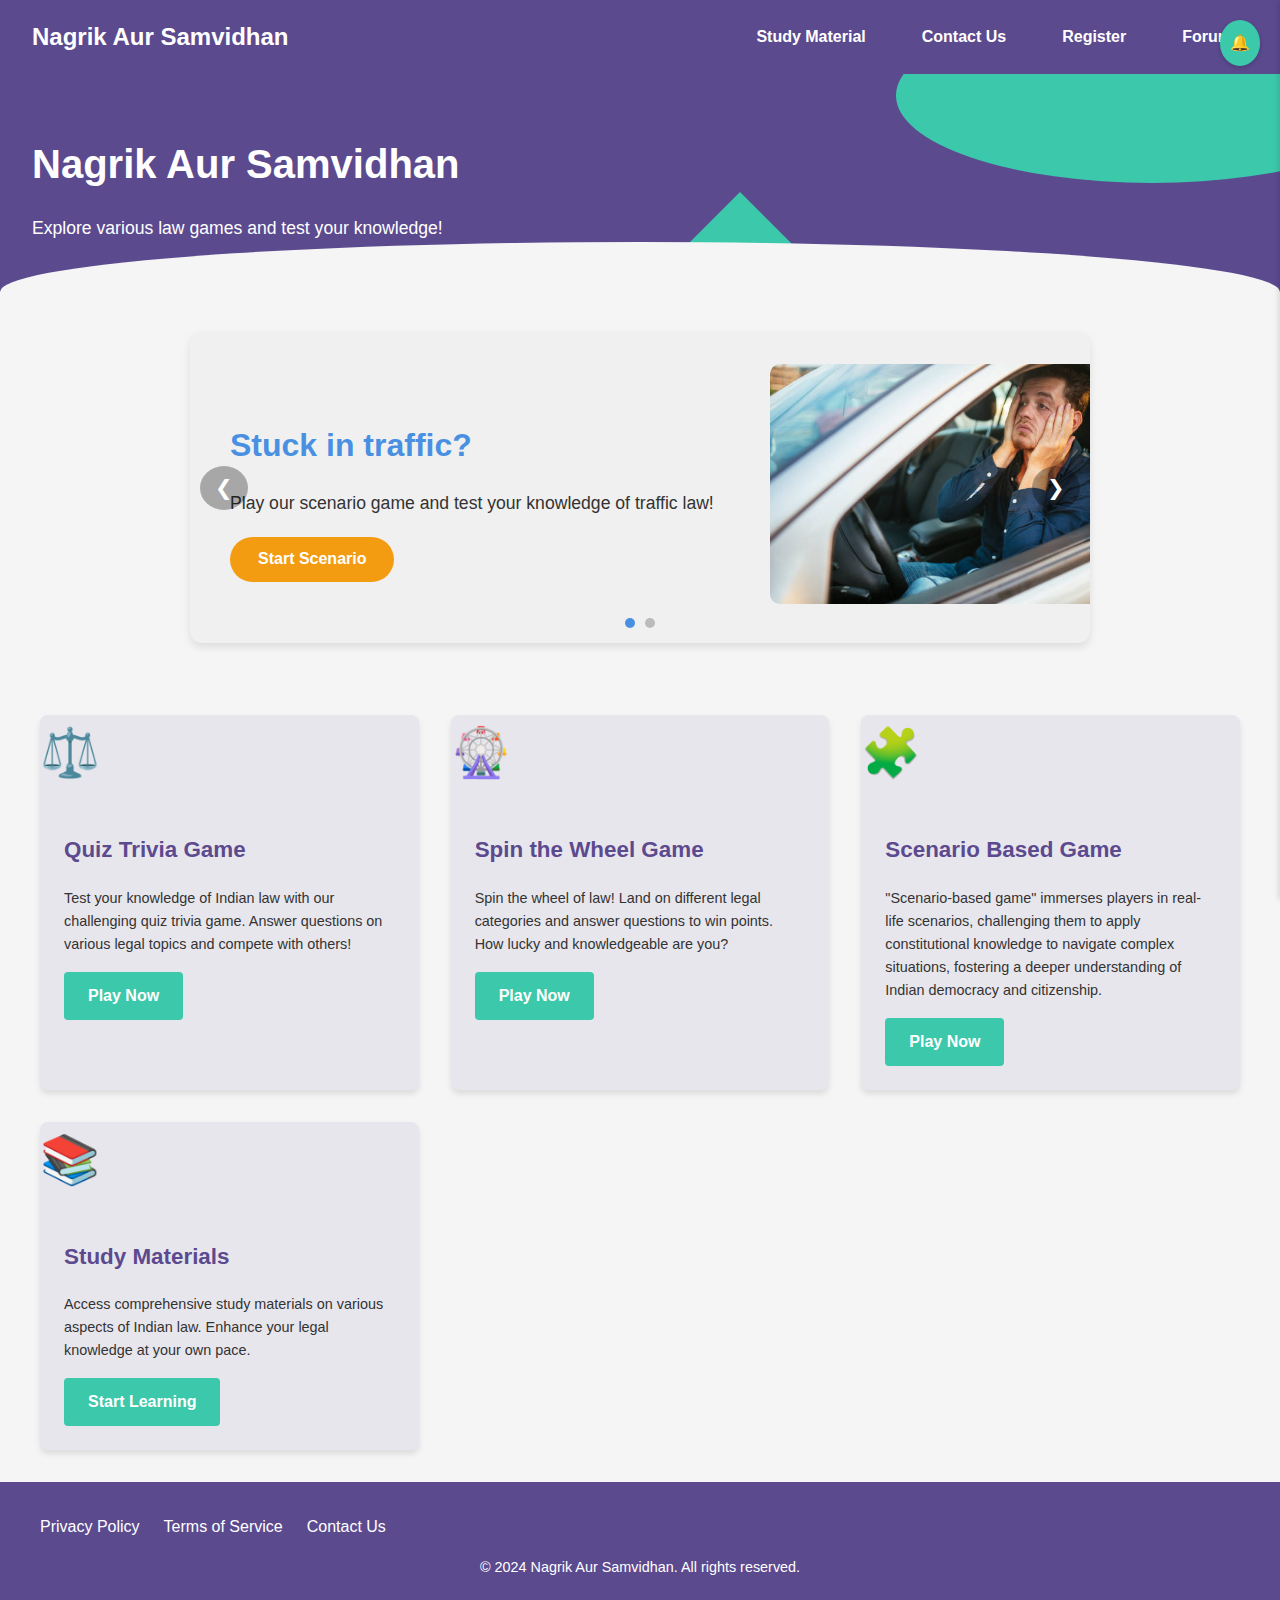
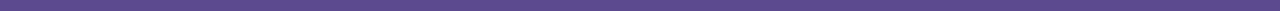
<file: prototype/index.html>
<!DOCTYPE html>
<html lang="en">
<head>
    <meta charset="UTF-8">
    <meta name="viewport" content="width=device-width, initial-scale=1.0">
    <title>Nagrik Aur Samvidhan</title>
    <style>
        :root {
            --primary-color: #5c4a8f; /* Purple */
            --secondary-color: #3cc8aa; /* Teal */
            --text-light: #ffffff;
            --text-dark: #333333;
            --background-light: #f5f5f5;
            --card-background: #e8e6ed;
            --highlight-card: #b19cd9;
        }
        body, html {
            margin: 0;
            padding: 0;
            font-family: 'Arial', sans-serif;
            line-height: 1.6;
            color: var(--text-dark);
            background-color: var(--background-light);
        }
        
        .header {
            background-color: var(--primary-color);
            color: var(--text-light);
            padding: 2rem;
            position: relative;
            overflow: hidden;
            margin-top: 0;
        }
        .header h1 {
            font-size: 2.5rem;
            margin-bottom: 0.5rem;
        }
        .header p {
            font-size: 1.1rem;
            max-width: 600px;
        }
        .background-shapes {
            position: absolute;
            right: 0;
            bottom: 0;
            width: 100%;
            height: 100%;
            overflow: hidden;
        }
        .circle {
            position: absolute;
            right: -10%;
            top: -30%;
            width: 40%;
            height: 80%;
            background-color: var(--secondary-color);
            border-radius: 50%;
        }
        .triangle {
            position: absolute;
            bottom: 0;
            left: 50%;
            width: 0;
            height: 0;
            border-left: 100px solid transparent;
            border-right: 100px solid transparent;
            border-bottom: 100px solid var(--secondary-color);
        }
        .wave {
            position: absolute;
            bottom: -50px;
            left: 0;
            width: 100%;
            height: 100px;
            background-color: var(--background-light);
            border-radius: 100% 100% 0 0;
        }
        .container {
            max-width: 1200px;
            margin: 0 auto;
            padding: 2rem;
        }
        .games-grid {
            display: grid;
            grid-template-columns: repeat(auto-fit, minmax(300px, 1fr));
            gap: 2rem;
        }
        .game-card {
            background-color: var(--card-background);
            border-radius: 8px;
            overflow: hidden;
            box-shadow: 0 4px 6px rgba(0, 0, 0, 0.1);
            transition: transform 0.3s ease, box-shadow 0.3s ease;
        }
        .game-card:hover {
            transform: translateY(-5px);
            box-shadow: 0 6px 12px rgba(0, 0, 0, 0.15);
        }
        .game-info {
            padding: 1.5rem;
        }
        .game-title {
            font-size: 1.4rem;
            margin-top: 0;
            color: var(--primary-color);
        }
        .game-description {
            font-size: 0.9rem;
            margin-bottom: 1rem;
        }
        .play-button {
            display: inline-block;
            background-color: var(--secondary-color);
            color: var(--text-light);
            padding: 0.7rem 1.5rem;
            text-decoration: none;
            border-radius: 4px;
            transition: background-color 0.3s ease;
            font-weight: bold;
        }
        .play-button:hover {
            background-color: #45a049;
        }
        .game-icon {
            font-size: 3rem;
            margin-bottom: 1rem;
            color: var(--secondary-color);
        }
        .notification-icon {
            position: fixed;
            top: 20px;
            right: 20px;
            cursor: pointer;
            background-color: var(--secondary-color);
            border-radius: 50%;
            padding: 10px;
            box-shadow: 0 2px 5px rgba(0,0,0,0.2);
        }
        .notification-icon svg {
            width: 24px;
            height: 24px;
            fill: none;
            stroke: currentColor;
            stroke-width: 2;
            stroke-linecap: round;
            stroke-linejoin: round;
        }
        .notification-sidebar {
            position: fixed;
            top: 0;
            right: -300px;
            width: 300px;
            height: 100%;
            background-color: var(--card-background);
            transition: right 0.3s ease;
            box-shadow: -2px 0 5px rgba(0,0,0,0.1);
        }
        .notification-sidebar.open {
            right: 0;
        }
        .notification-header {
            display: flex;
            justify-content: space-between;
            align-items: center;
            background-color: var(--primary-color);
            color: var(--text-light);
            padding: 1rem;
            font-size: 1.2rem;
            font-weight: bold;
        }
        .close-button {
            background: none;
            border: none;
            color: var(--text-light);
            font-size: 1.5rem;
            cursor: pointer;
        }
        .notification-content {
            padding: 1rem;
        }
        .notification-item {
            margin-bottom: 1rem;
            padding-bottom: 1rem;
            border-bottom: 1px solid #ddd;
        }
        .notification-item h3 {
            margin-top: 0;
            color: var(--primary-color);
        }
        /* Add these new styles for the slider */
        .slider-wrapper {
            max-width: 900px; /* Increased max-width */
            margin: 2.5rem auto; /* Slightly increased margin */
            position: relative;
            overflow: hidden;
            background-color: #f0f0f0;
            border-radius: 12px; /* Slightly increased border radius */
            box-shadow: 0 4px 8px rgba(0, 0, 0, 0.1); /* Slightly increased shadow */
        }

        .slider-container {
            display: flex;
            transition: transform 0.5s ease-in-out;
        }

        .slide {
            flex: 0 0 100%;
            width: 100%;
            display: flex;
            align-items: center;
            justify-content: space-between;
            padding: 2rem 2.5rem; /* Increased padding */
        }

        .slide-content {
            flex: 1;
            max-width: 55%; /* Adjusted text area */
        }

        .slide-image {
            flex: 0 0 40%; /* Increased image area */
            text-align: right;
        }

        .slide-image img {
            max-width: 100%;
            height: auto;
            border-radius: 10px; /* Increased image border radius */
        }

        .slide h2 {
            font-size: 2rem; /* Increased font size */
            color: #4a90e2;
            margin-bottom: 0.75rem;
        }

        .slide p {
            font-size: 1.1rem; /* Increased font size */
            color: #333;
            margin-bottom: 1.25rem;
        }

        .slide-button {
            display: inline-block;
            padding: 0.6rem 1.75rem; /* Increased padding */
            background-color: #f39c12;
            color: white;
            text-decoration: none;
            border-radius: 25px;
            font-weight: bold;
            transition: background-color 0.3s ease;
            font-size: 1rem; /* Increased font size */
        }

        .slide-button:hover {
            background-color: #e67e22;
        }

        .prev-btn, .next-btn {
            position: absolute;
            top: 50%;
            transform: translateY(-50%);
            background-color: rgba(0, 0, 0, 0.3);
            color: white;
            border: none;
            padding: 10px 15px; /* Increased padding */
            cursor: pointer;
            font-size: 1.3rem; /* Increased font size */
            border-radius: 50%;
        }

        .prev-btn {
            left: 10px;
        }

        .next-btn {
            right: 10px;
        }

        .slider-dots {
            position: absolute;
            bottom: 15px;
            left: 50%;
            transform: translateX(-50%);
            display: flex;
            gap: 10px;
        }

        .dot {
            width: 10px;
            height: 10px;
            background-color: #bbb;
            border-radius: 50%;
            cursor: pointer;
        }

        .dot.active {
            background-color: #4a90e2;
        }

        /* Footer styles */
        .footer {
            background-color: var(--primary-color);
            color: var(--text-light);
            padding: 2rem;
            text-align: center;
        }
        .footer-content {
            max-width: 1200px;
            margin: 0 auto;
            display: flex;
            justify-content: space-between;
            align-items: center;
            flex-wrap: wrap;
        }
        .footer-links {
            display: flex;
            gap: 1.5rem;
        }
        .footer-links a {
            color: var(--text-light);
            text-decoration: none;
            transition: color 0.3s ease;
        }
        .footer-links a:hover {
            color: var(--secondary-color);
        }
        .footer-copyright {
            margin-top: 1rem;
            font-size: 0.9rem;
        }

        /* Navbar styles */
        .navbar {
            background-color: var(--primary-color);
            padding: 1rem 2rem;
            display: flex;
            justify-content: space-between;
            align-items: center;
            box-shadow: 0 2px 4px rgba(0, 0, 0, 0.1);
        }

        .navbar-logo {
            color: var(--text-light);
            font-size: 1.5rem;
            font-weight: bold;
            text-decoration: none;
        }

        .navbar-links {
            display: flex;
            gap: 1.5rem;
        }

        .navbar-links a {
            color: var(--text-light);
            text-decoration: none;
            font-weight: bold;
            transition: all 0.3s ease;
            padding: 0.5rem 1rem;
            border-radius: 4px;
        }

        .navbar-links a:hover {
            background-color: var(--secondary-color);
            color: var(--primary-color);
        }
    </style>
</head>
<body>
    <!-- Navbar above the header -->
    <nav class="navbar">
        <a href="index.html" class="navbar-logo"> Nagrik Aur Samvidhan</a>
        <div class="navbar-links">
            <a href="study2.html">Study Material</a>
            <a href="conatact.html">Contact Us</a>
            <a href="register.html">Register</a>
            <a href="forum.html">Forum</a>
        </div>
    </nav>

    <header class="header">
        <h1> Nagrik Aur Samvidhan</h1>
        <p>Explore various law games and test your knowledge!</p>
        <div class="background-shapes">
            <div class="circle"></div>
            <div class="triangle"></div>
            <div class="wave"></div>
        </div>
    </header>

    <!-- Slider starts immediately after the header -->
    <div class="slider-wrapper">
        <div class="slider-container">
            <div class="slide">
                <div class="slide-content">
                    <h2>Stuck in traffic?</h2>
                    <p>Play our scenario game and test your knowledge of traffic law!</p>
                    <a href="scenario.html" class="slide-button">Start Scenario</a>
                </div>
                <div class="slide-image">
                    <img src="stuckTraffc.jpg" alt="Traffic Scenario">
                </div>
            </div>
            <div class="slide">
                <div class="slide-content">
                    <h2>Know about your rights?</h2>
                    <p>Test your constitution knowledge!</p>
                    <a href="second.html" class="slide-button">Take the Test</a>
                </div>
                <div class="slide-image">
                    <img src="constitutionalQuiz.jpg" alt="Constitution Knowledge">
                </div>
            </div>
        </div>
        <button class="prev-btn">&#10094;</button>
        <button class="next-btn">&#10095;</button>
        <div class="slider-dots">
            <span class="dot active"></span>
            <span class="dot"></span>
        </div>
    </div>

    <main class="container">
        <div class="games-grid">
            <div class="game-card">
                <div class="game-icon">⚖️</div>
                <div class="game-info">
                    <h2 class="game-title">Quiz Trivia Game</h2>
                    <p class="game-description">Test your knowledge of Indian law with our challenging quiz trivia game. Answer questions on various legal topics and compete with others!</p>
                    <a href="second.html" class="play-button">Play Now</a>
                </div>
            </div>
            <div class="game-card">
                <div class="game-icon">🎡</div>
                <div class="game-info">
                    <h2 class="game-title">Spin the Wheel Game</h2>
                    <p class="game-description">Spin the wheel of law! Land on different legal categories and answer questions to win points. How lucky and knowledgeable are you?</p>
                    <a href="spin-wheel.html" class="play-button">Play Now</a>
                </div>
            </div>
            <div class="game-card">
                <div class="game-icon">🧩</div>
                <div class="game-info">
                    <h2 class="game-title">Scenario Based Game</h2>
                    <p class="game-description">"Scenario-based game" immerses players in real-life scenarios, challenging them to apply constitutional knowledge to navigate complex situations, fostering a deeper understanding of Indian democracy and citizenship.</p>
                    <a href="scenario.html" class="play-button">Play Now</a>
                </div>
            </div>
            <div class="game-card">
                <div class="game-icon">📚</div>
                <div class="game-info">
                    <h2 class="game-title">Study Materials</h2>
                    <p class="game-description">Access comprehensive study materials on various aspects of Indian law. Enhance your legal knowledge at your own pace.</p>
                    <a href="study2.html" class="play-button">Start Learning</a>
                </div>
            </div>
        </div>
    </main>

    <div class="notification-icon" onclick="toggleNotificationSidebar()">
        🔔
    </div>

    <div class="notification-sidebar" id="notificationSidebar">
        <div class="notification-header">
            Law Updates
            <button class="close-button" onclick="closeNotificationSidebar()">×</button>
        </div>
        <div class="notification-content">
            <div class="notification-item">
                <h3>New Labor Law Amendment</h3>
                <p>The government has proposed a new amendment to the labor laws, affecting working hours and overtime pay.</p>
            </div>
            <div class="notification-item">
                <h3>Environmental Protection Act Update</h3>
                <p>Recent changes to the Environmental Protection Act introduce stricter penalties for industrial pollution.</p>
            </div>
            <div class="notification-item">
                <h3>Supreme Court Ruling on Privacy</h3>
                <p>The Supreme Court has issued a landmark ruling on digital privacy rights, impacting data protection laws.</p>
            </div>
        </div>
    </div>

    <!-- Footer -->
    <footer class="footer">
        <div class="footer-content">
            <div class="footer-links">
                <a href="privacy_policy.html">Privacy Policy</a>
                <a href="terms_of_service.html">Terms of Service</a>
                <a href="conatact.html">Contact Us</a>
            </div>
            <div class="footer-social">
                <!-- Add social media icons or links here -->
            </div>
        </div>
        <div class="footer-copyright">
            &copy; 2024 Nagrik Aur Samvidhan. All rights reserved.
        </div>
    </footer>

    <script>
        function toggleNotificationSidebar() {
            const sidebar = document.getElementById('notificationSidebar');
            sidebar.classList.toggle('open');
        }

        function closeNotificationSidebar() {
            const sidebar = document.getElementById('notificationSidebar');
            sidebar.classList.remove('open');
        }

        const slider = document.querySelector('.slider-container');
        const slides = document.querySelectorAll('.slide');
        const prevBtn = document.querySelector('.prev-btn');
        const nextBtn = document.querySelector('.next-btn');
        const dots = document.querySelectorAll('.dot');

        let currentIndex = 0;
        const slideWidth = slides[0].clientWidth;

        function goToSlide(index) {
            currentIndex = index;
            slider.style.transform = `translateX(-${currentIndex * slideWidth}px)`;
            updateDots();
        }

        function updateDots() {
            dots.forEach((dot, index) => {
                dot.classList.toggle('active', index === currentIndex);
            });
        }

        function nextSlide() {
            goToSlide((currentIndex + 1) % slides.length);
        }

        function prevSlide() {
            goToSlide((currentIndex - 1 + slides.length) % slides.length);
        }

        // Manual navigation
        prevBtn.addEventListener('click', prevSlide);
        nextBtn.addEventListener('click', nextSlide);

        // Dot navigation
        dots.forEach((dot, index) => {
            dot.addEventListener('click', () => goToSlide(index));
        });

        // Auto-slide functionality
        let slideInterval = setInterval(nextSlide, 5000); // Change slide every 5 seconds

        // Pause auto-sliding when hovering over the slider
        slider.addEventListener('mouseenter', () => {
            clearInterval(slideInterval);
        });

        // Resume auto-sliding when mouse leaves the slider
        slider.addEventListener('mouseleave', () => {
            slideInterval = setInterval(nextSlide, 5000);
        });

        // Initial update
        updateDots();
    </script>
</body>
</html>
</file>
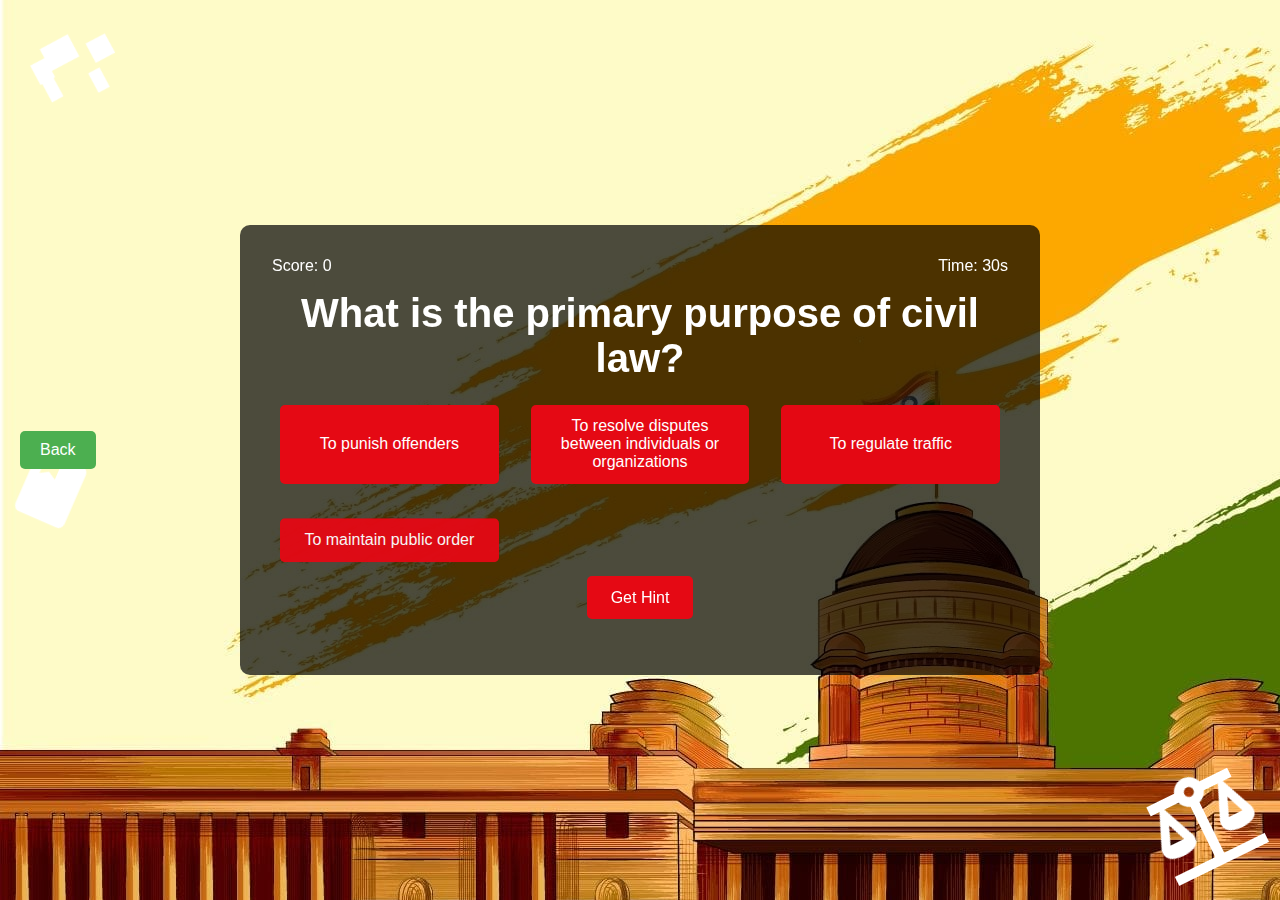
<file: prototype/civil.html>
<!DOCTYPE html>
<html lang="en">
<head>
    <meta charset="UTF-8">
    <meta name="viewport" content="width=device-width, initial-scale=1.0">
    <title>Civil Law Trivia</title>
    <script src="https://cdnjs.cloudflare.com/ajax/libs/gsap/3.11.4/gsap.min.js"></script>
    <style>
        * {
            margin: 0;
            padding: 0;
            box-sizing: border-box;
        }
        body, html {
            height: 100%;
            font-family: Arial, sans-serif;
            color: white;
            background-image: url('Indian-Polity.jpg');
            overflow: hidden;

        }
        #game-screen, #end-screen {
            position: fixed;
            top: 0;
            left: 0;
            width: 100%;
            height: 100%;
            display: flex;
            justify-content: center;
            align-items: center;
            padding: 20px;
            z-index: 10;
        }
        .content {
            background: rgba(0, 0, 0, 0.7);
            padding: 2rem;
            border-radius: 10px;
            text-align: center;
            max-width: 800px;
            width: 90%;
            position: relative;
            z-index: 1;
        }
        h1 {
            font-size: 2.5rem;
            margin-bottom: 1rem;
        }
        .btn {
            background: #e50914;
            color: white;
            border: none;
            padding: 0.8rem 1.5rem;
            font-size: 1rem;
            cursor: pointer;
            margin: 0.5rem;
            border-radius: 5px;
            transition: background-color 0.3s;
        }
        .btn:hover {
            background-color: #f40612;
        }
        .options {
            display: grid;
            grid-template-columns: repeat(auto-fit, minmax(200px, 1fr));
            gap: 1rem;
            margin-top: 1rem;
        }
        .info-bar {
            display: flex;
            justify-content: space-between;
            margin-bottom: 1rem;
        }
        #hint {
            font-style: italic;
            margin-top: 1rem;
        }
        .animation-element {
            position: absolute;
            z-index: 0;
        }
        #gavel {
            width: 100px;
            height: 100px;
            top: 20px;
            left: 20px;
        }
        #scale {
            width: 120px;
            height: 120px;
            bottom: 20px;
            right: 20px;
        }
        #book {
            width: 80px;
            height: 80px;
            top: 50%;
            left: 10px;
        }
        @media (max-width: 600px) {
            h1 {
                font-size: 1.8rem;
            }
            .btn {
                font-size: 0.9rem;
                padding: 0.6rem 1.2rem;
            }
            .animation-element {
                width: 60px;
                height: 60px;
            }
        }
        #end-screen {
            display: none; /* Initially hidden */
            background-image: url('Indian-Polity.jpg');
            background-size: cover;
            background-position: center;
        }
        #final-score {
            font-size: 2rem;
            margin-bottom: 1rem;
        }
        .end-buttons {
            display: flex;
            justify-content: center;
            gap: 1rem;
            margin-top: 1rem;
        }
        .back-container {
            z-index: 20; /* Ensure it's above the end screen */
        }
    </style>
</head>
<body>
    <div id="game-screen">
        <svg class="animation-element" id="gavel" viewBox="0 0 24 24">
            <path fill="currentColor" d="M2.81,14.12L5.64,11.29L9.35,15L6.52,17.83L2.81,14.12M17.69,8.89L13.98,5.18L17.69,1.47L21.4,5.18L17.69,8.89M3.86,9.64L9.22,4.28L13.45,8.5L8.09,13.86L3.86,9.64M20.39,15.56L16.66,11.83L18.83,9.66L22.55,13.38L20.39,15.56M10.41,20.98L6.69,17.26L8.86,15.09L12.58,18.81L10.41,20.98Z" />
        </svg>
        <svg class="animation-element" id="scale" viewBox="0 0 24 24">
            <path fill="currentColor" d="M12,3C10.73,3 9.6,3.8 9.18,5H3V7H4.95L2,14C1.53,16 3,17 5.5,17C8,17 9.56,16 9,14L6.05,7H9.17C9.5,7.85 10.15,8.5 11,8.83V20H2V22H22V20H13V8.82C13.85,8.5 14.5,7.85 14.82,7H17.95L15,14C14.53,16 16,17 18.5,17C21,17 22.56,16 22,14L19.05,7H21V5H14.83C14.4,3.8 13.27,3 12,3M12,5A1,1 0 0,1 13,6A1,1 0 0,1 12,7A1,1 0 0,1 11,6A1,1 0 0,1 12,5M5.5,10.25L7,14H4L5.5,10.25M18.5,10.25L20,14H17L18.5,10.25Z" />
        </svg>
        <svg class="animation-element" id="book" viewBox="0 0 24 24">
            <path fill="currentColor" d="M18,22A2,2 0 0,0 20,20V4C20,2.89 19.1,2 18,2H12V9L9.5,7.5L7,9V2H6A2,2 0 0,0 4,4V20A2,2 0 0,0 6,22H18Z" />
        </svg>
        <div class="content">
            <div class="info-bar">
                <div>Score: <span id="score">0</span></div>
                <div>Time: <span id="timer">30</span>s</div>
            </div>
            <h1 id="question"></h1>
            <div class="options" id="options"></div>
            <button id="hint-btn" class="btn">Get Hint</button>
            <p id="hint"></p>
        </div>
    </div>
     <!-- Back Button -->
     <div class="back-container">
        <a href="second.html" class="back-button">Back</a>
    </div>

    <div id="end-screen">
        <div class="content">
            <h1>Quiz Completed!</h1>
            <div id="final-score"></div>
            <div class="end-buttons">
                <a href="index.html" class="btn">Back to Home</a>
                <button id="play-again" class="btn">Play Again</button>
            </div>
        </div>
    </div>

    <style>
        .back-container {
            display: flex;
            justify-content: flex-start; /* Align to the left */
            position: fixed;
            top: 50%; /* Vertically center */
            left: 20px; /* Position slightly away from the left edge */
            transform: translateY(-50%); /* Adjust to ensure it's fully vertically centered */
            width: auto; /* Adjust width to content */
        }

        .back-button {
            background-color: #4CAF50;
            color: white;
            padding: 10px 20px;
            text-decoration: none;
            border-radius: 5px;
            font-size: 16px;
        }

        .back-button:hover {
            background-color: #45a049;
        }
    </style>

    <script>
        const questions = [
            {
                question: "What is the primary purpose of civil law?",
                options: ["To punish offenders", "To resolve disputes between individuals or organizations", "To regulate traffic", "To maintain public order"],
                correct: 1,
                hint: "Civil law deals with non-criminal matters between parties."
            },
            {
                question: "Which of the following is a common type of civil law case?",
                options: ["Murder", "Breach of contract", "Robbery", "Assault"],
                correct: 1,
                hint: "This type of case involves a failure to fulfill agreed-upon terms."
            },
            {
                question: "What is the term for a legal document that initiates a civil lawsuit?",
                options: ["Complaint", "Indictment", "Summons", "Writ"],
                correct: 0,
                hint: "This document outlines the plaintiff's claims against the defendant."
            },
            {
                question: "What does damages refer to in civil law?",
                options: ["Penalties for a crime", "Compensation for loss or injury", "Court fees", "Legal defenses"],
                correct: 1,
                hint: "This term is related to monetary awards in civil cases."
            },
            {
                question: "In a civil case, who has the burden of proof?",
                options: ["The defendant", "The plaintiff", "The judge", "The jury"],
                correct: 1,
                hint: "This party must prove their case by a preponderance of evidence."
            },
            {
                question: "Which legal principle allows a party to sue for damages caused by another's negligence?",
                options: ["Strict liability", "Vicarious liability", "Negligence", "Res ipsa loquitur"],
                correct: 2,
                hint: "This principle involves a failure to exercise reasonable care."
            },
            {
                question: "What is a tort?",
                options: ["A type of criminal offense", "A wrongful act leading to civil legal liability", "A contractual obligation", "A form of punishment"],
                correct: 1,
                hint: "This term refers to a civil wrong that causes harm or loss."
            },
            {
                question: "Which of the following is a defense in a civil lawsuit?",
                options: ["Self-defense", "Contributory negligence", "Insanity", "Double jeopardy"],
                correct: 1,
                hint: "This defense suggests the plaintiff's actions contributed to their own injury."
            },
            {
                question: "What is specific performance in civil law?",
                options: ["A type of punitive damage", "A court order to fulfill a contractual obligation", "A legal defense", "A method of dispute resolution"],
                correct: 1,
                hint: "This remedy requires a party to perform a specific act, usually to complete a contractual duty."
            },
            {
                question: "What type of law governs the distribution of an estate after someone's death?",
                options: ["Criminal law", "Family law", "Probate law", "Commercial law"],
                correct: 2,
                hint: "This area of law deals with wills and estate administration."
            }
        ];

        let currentQuestion = 0;
        let score = 0;
        let timeLeft = 30;
        let timer;

        const questionEl = document.getElementById('question');
        const optionsEl = document.getElementById('options');
        const scoreEl = document.getElementById('score');
        const timerEl = document.getElementById('timer');
        const hintBtn = document.getElementById('hint-btn');
        const hintEl = document.getElementById('hint');

        const gavel = document.getElementById('gavel');
        const scale = document.getElementById('scale');
        const book = document.getElementById('book');

        hintBtn.addEventListener('click', showHint);

        let totalQuestions = questions.length;

        function startGame() {
            document.getElementById('game-screen').style.display = 'flex';
            document.getElementById('end-screen').style.display = 'none';
            currentQuestion = 0;
            score = 0;
            loadQuestion();
            updateScore();
            startTimer();
            animateElements();
        }

        function endGame() {
            clearInterval(timer);
            document.getElementById('game-screen').style.display = 'none';
            document.getElementById('end-screen').style.display = 'flex';
            document.getElementById('final-score').textContent = `Your Score: ${score} / ${totalQuestions}`;
        }

        function loadQuestion() {
            const question = questions[currentQuestion];
            questionEl.textContent = question.question;
            optionsEl.innerHTML = '';
            hintEl.textContent = '';

            question.options.forEach((option, index) => {
                const button = document.createElement('button');
                button.textContent = option;
                button.classList.add('btn');
                button.addEventListener('click', () => checkAnswer(index));
                optionsEl.appendChild(button);
            });

            gsap.from(questionEl, {duration: 0.5, opacity: 0, y: -50});
            gsap.from(optionsEl.children, {duration: 0.5, opacity: 0, y: 50, stagger: 0.1});
        }

        function checkAnswer(selectedIndex) {
            const question = questions[currentQuestion];
            if (selectedIndex === question.correct) {
                score++;
                updateScore();
                gsap.to(scoreEl, {duration: 0.3, scale: 1.2, yoyo: true, repeat: 1});
            }

            currentQuestion++;
            if (currentQuestion < questions.length) {
                loadQuestion();
                resetTimer();
            } else {
                endGame();
            }
        }

        function showHint() {
            hintEl.textContent = questions[currentQuestion].hint;
            gsap.from(hintEl, {duration: 0.5, opacity: 0, y: 20});
        }

        function updateScore() {
            scoreEl.textContent = score;
        }

        function startTimer() {
            timeLeft = 30;
            timer = setInterval(() => {
                timeLeft--;
                timerEl.textContent = timeLeft;
                if (timeLeft <= 0) {
                    clearInterval(timer);
                    currentQuestion++;
                    if (currentQuestion >= questions.length) {
                        currentQuestion = 0;
                    }
                    loadQuestion();
                    resetTimer();
                }
            }, 1000);
        }

        function resetTimer() {
            clearInterval(timer);
            startTimer();
        }

        function animateElements() {
            gsap.to(gavel, {
                duration: 5,
                rotation: 360,
                x: "random(-50, 50)",
                y: "random(-50, 50)",
                repeat: -1,
                yoyo: true,
                ease: "sine.inOut"
            });

            gsap.to(scale, {
                duration: 4,
                rotation: -360,
                x: "random(-30, 30)",
                y: "random(-30, 30)",
                repeat: -1,
                yoyo: true,
                ease: "sine.inOut"
            });

            gsap.to(book, {
                duration: 6,
                rotation: 720,
                x: "random(-40, 40)",
                y: "random(-40, 40)",
                repeat: -1,
                yoyo: true,
                ease: "sine.inOut"
            });
        }

        document.getElementById('play-again').addEventListener('click', startGame);

        startGame();
    </script>
</body>
</html>
</file>
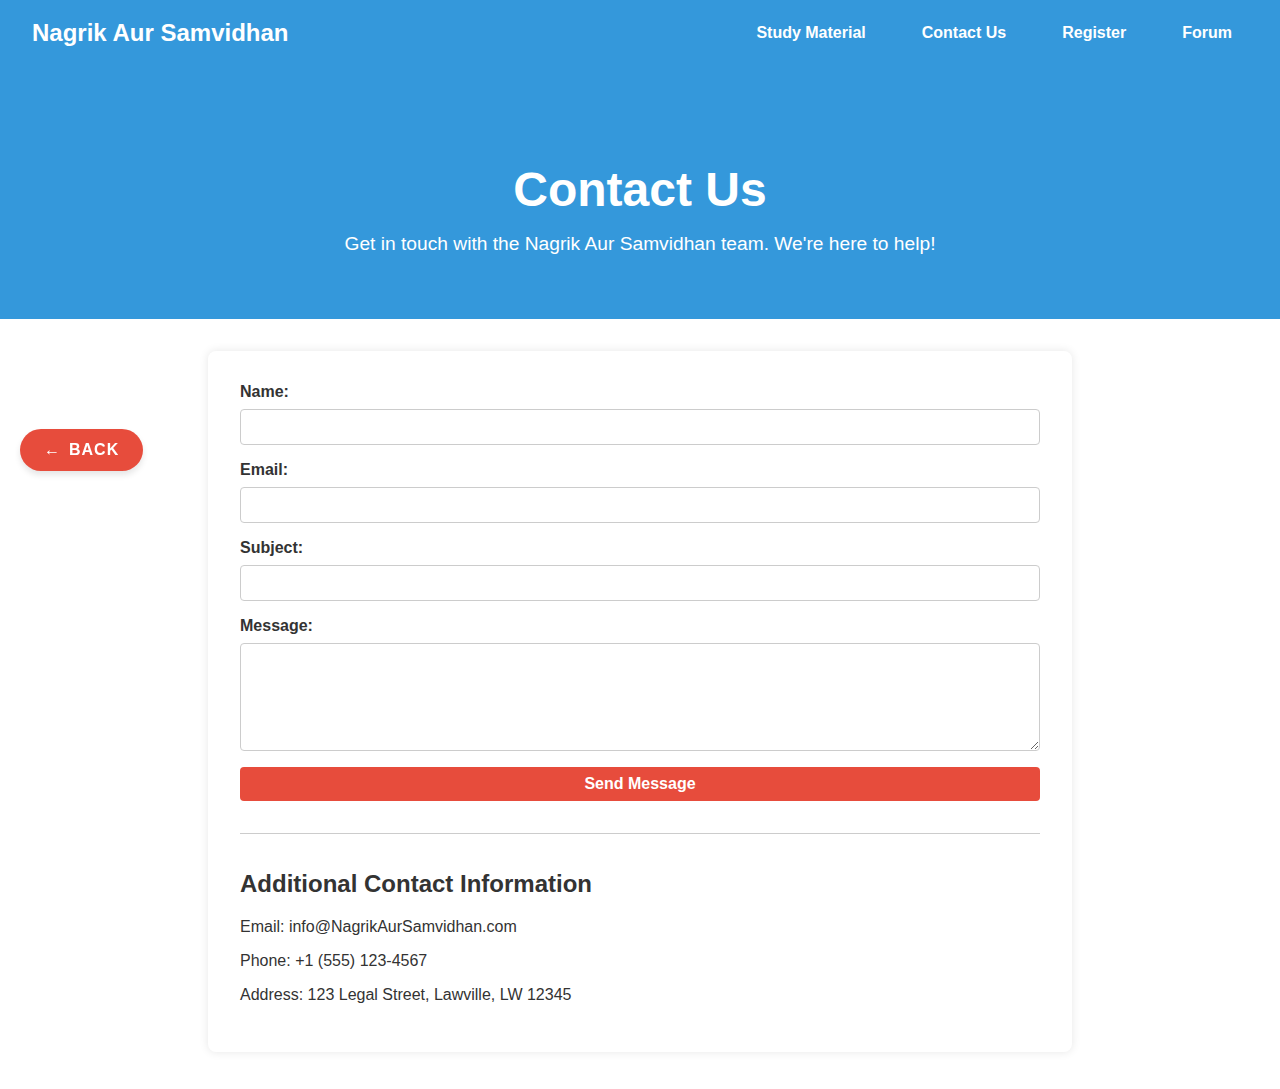
<file: prototype/conatact.html>
<!DOCTYPE html>
<html lang="en">
<head>
    <meta charset="UTF-8">
    <meta name="viewport" content="width=device-width, initial-scale=1.0">
    <title>Contact Us - Nagrik Aur Samvidhan</title>
    <style>
        :root {
            --primary-color: #3498db;
            --secondary-color: #e74c3c;
            --text-light: #ffffff;
            --text-dark: #333333;
        }

        body {
            font-family: Arial, sans-serif;
            margin: 0;
            padding: 0;
        }

        /* Navbar styles */
        .navbar {
            background-color: var(--primary-color);
            padding: 1rem 2rem;
            display: flex;
            justify-content: space-between;
            align-items: center;
            box-shadow: 0 2px 4px rgba(0, 0, 0, 0.1);
        }

        .navbar-logo {
            color: var(--text-light);
            font-size: 1.5rem;
            font-weight: bold;
            text-decoration: none;
        }

        .navbar-links {
            display: flex;
            gap: 1.5rem;
        }

        .navbar-links a {
            color: var(--text-light);
            text-decoration: none;
            font-weight: bold;
            transition: all 0.3s ease;
            padding: 0.5rem 1rem;
            border-radius: 4px;
        }

        .navbar-links a:hover {
            background-color: var(--secondary-color);
            color: var(--primary-color);
        }

        /* Header styles */
        .header {
            background-color: var(--primary-color);
            color: var(--text-light);
            text-align: center;
            padding: 4rem 2rem;
            position: relative;
            overflow: hidden;
        }

        .header h1 {
            font-size: 3rem;
            margin-bottom: 1rem;
        }

        .header p {
            font-size: 1.2rem;
            max-width: 600px;
            margin: 0 auto;
        }

        /* Contact form styles */
        .contact-container {
            max-width: 800px;
            margin: 2rem auto;
            padding: 2rem;
            background-color: white;
            border-radius: 8px;
            box-shadow: 0 0 10px rgba(0, 0, 0, 0.1);
        }

        .contact-form {
            display: grid;
            gap: 1rem;
        }

        .form-group {
            display: flex;
            flex-direction: column;
        }

        label {
            margin-bottom: 0.5rem;
            font-weight: bold;
            color: var(--text-dark);
        }

        input, textarea {
            padding: 0.5rem;
            border: 1px solid #ccc;
            border-radius: 4px;
            font-size: 1rem;
        }

        button {
            background-color: var(--secondary-color);
            color: var(--text-light);
            padding: 0.5rem 1rem;
            border: none;
            border-radius: 4px;
            cursor: pointer;
            transition: background-color 0.3s ease;
            font-size: 1rem;
            font-weight: bold;
        }

        button:hover {
            background-color: var(--primary-color);
        }

        .contact-info {
            margin-top: 2rem;
            border-top: 1px solid #ccc;
            padding-top: 1rem;
            color: var(--text-dark);
        }

        /* Add these new styles for the back button */
        .back-container {
            position: fixed;
            top: 50%;
            left: 20px;
            transform: translateY(-50%);
            z-index: 1000;
        }
        .back-button {
            display: inline-block;
            background-color: var(--secondary-color);
            color: var(--text-light);
            padding: 12px 24px;
            text-decoration: none;
            border-radius: 30px;
            font-size: 16px;
            font-weight: bold;
            text-transform: uppercase;
            letter-spacing: 1px;
            box-shadow: 0 4px 6px rgba(0, 0, 0, 0.1);
            transition: all 0.3s ease;
        }
        .back-button:hover {
            background-color: var(--primary-color);
            box-shadow: 0 6px 8px rgba(0, 0, 0, 0.15);
            transform: translateY(-2px);
        }
        .back-button::before {
            content: '←';
            margin-right: 8px;
        }
    </style>
</head>
<body>
    <nav class="navbar">
        <a href="index.html" class="navbar-logo">Nagrik Aur Samvidhan</a>
        <div class="navbar-links">
            <a href="study2.html">Study Material</a>
            <a href="contact.html">Contact Us</a>
            <a href="#">Register</a>
            <a href="#">Forum</a>
        </div>
    </nav>

    <header class="header">
        <h1>Contact Us</h1>
        <p>Get in touch with the Nagrik Aur Samvidhan team. We're here to help!</p>
    </header>

    <div class="contact-container">
        <form class="contact-form">
            <div class="form-group">
                <label for="name">Name:</label>
                <input type="text" id="name" name="name" required>
            </div>
            <div class="form-group">
                <label for="email">Email:</label>
                <input type="email" id="email" name="email" required>
            </div>
            <div class="form-group">
                <label for="subject">Subject:</label>
                <input type="text" id="subject" name="subject" required>
            </div>
            <div class="form-group">
                <label for="message">Message:</label>
                <textarea id="message" name="message" rows="5" required></textarea>
            </div>
            <button type="submit">Send Message</button>
        </form>

        <div class="contact-info">
            <h2>Additional Contact Information</h2>
            <p>Email: info@NagrikAurSamvidhan.com</p>
            <p>Phone: +1 (555) 123-4567</p>
            <p>Address: 123 Legal Street, Lawville, LW 12345</p>
        </div>
    </div>

    <!-- Add the back button here -->
    <div class="back-container">
        <a href="index.html" class="back-button">Back</a>
    </div>
</body>
</html>
</file>
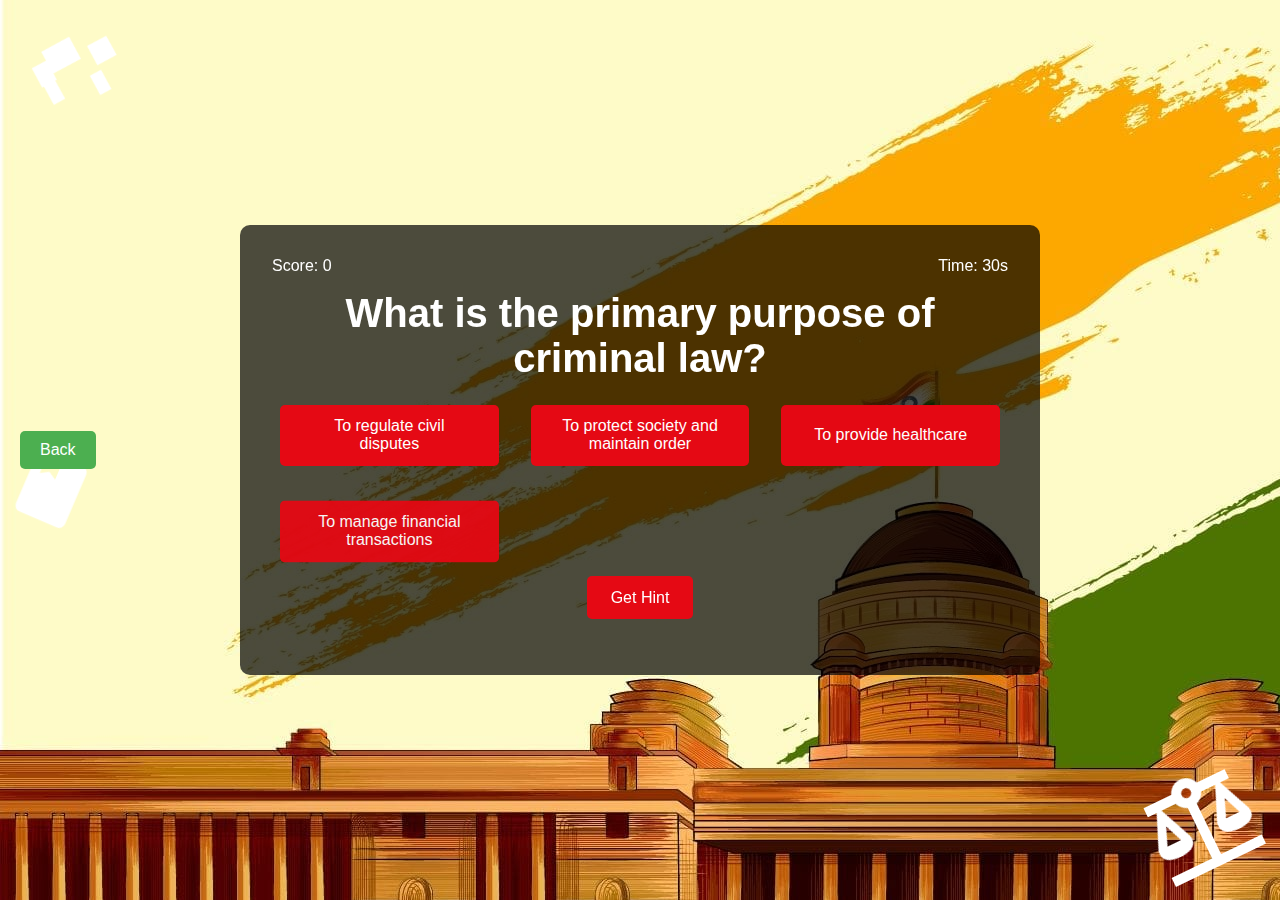
<file: prototype/criminal.html>
<!DOCTYPE html>
<html lang="en">
<head>
    <meta charset="UTF-8">
    <meta name="viewport" content="width=device-width, initial-scale=1.0">
    <title>Criminal Law Trivia</title>
    <script src="https://cdnjs.cloudflare.com/ajax/libs/gsap/3.11.4/gsap.min.js"></script>
    <style>
        * {
            margin: 0;
            padding: 0;
            box-sizing: border-box;
        }
        body, html {
            height: 100%;
            font-family: Arial, sans-serif;
            color: white;
            background-image: url('Indian-Polity.jpg');
            overflow: hidden;

        }
        #game-screen, #end-screen {
            position: fixed;
            top: 0;
            left: 0;
            width: 100%;
            height: 100%;
            display: flex;
            justify-content: center;
            align-items: center;
            padding: 20px;
            z-index: 10;
        }
        .content {
            background: rgba(0, 0, 0, 0.7);
            padding: 2rem;
            border-radius: 10px;
            text-align: center;
            max-width: 800px;
            width: 90%;
            position: relative;
            z-index: 1;
        }
        h1 {
            font-size: 2.5rem;
            margin-bottom: 1rem;
        }
        .btn {
            background: #e50914;
            color: white;
            border: none;
            padding: 0.8rem 1.5rem;
            font-size: 1rem;
            cursor: pointer;
            margin: 0.5rem;
            border-radius: 5px;
            transition: background-color 0.3s;
        }
        .btn:hover {
            background-color: #f40612;
        }
        .options {
            display: grid;
            grid-template-columns: repeat(auto-fit, minmax(200px, 1fr));
            gap: 1rem;
            margin-top: 1rem;
        }
        .info-bar {
            display: flex;
            justify-content: space-between;
            margin-bottom: 1rem;
        }
        #hint {
            font-style: italic;
            margin-top: 1rem;
        }
        .animation-element {
            position: absolute;
            z-index: 0;
        }
        #gavel {
            width: 100px;
            height: 100px;
            top: 20px;
            left: 20px;
        }
        #scale {
            width: 120px;
            height: 120px;
            bottom: 20px;
            right: 20px;
        }
        #book {
            width: 80px;
            height: 80px;
            top: 50%;
            left: 10px;
        }
        @media (max-width: 600px) {
            h1 {
                font-size: 1.8rem;
            }
            .btn {
                font-size: 0.9rem;
                padding: 0.6rem 1.2rem;
            }
            .animation-element {
                width: 60px;
                height: 60px;
            }
        }
        #end-screen {
            display: none; /* Initially hidden */
            background-image: url('Indian-Polity.jpg');
            background-size: cover;
            background-position: center;
        }
        #final-score {
            font-size: 2rem;
            margin-bottom: 1rem;
        }
        .end-buttons {
            display: flex;
            justify-content: center;
            gap: 1rem;
            margin-top: 1rem;
        }
        .back-container {
            z-index: 20; /* Ensure it's above the end screen */
        }
        .back-container {
            display: flex;
            justify-content: flex-start;
            position: fixed;
            top: 50%;
            left: 20px;
            transform: translateY(-50%);
            width: auto;
            z-index: 20; /* Ensure it's above the end screen */
        }

        .back-button {
            background-color: #4CAF50;
            color: white;
            padding: 10px 20px;
            text-decoration: none;
            border-radius: 5px;
            font-size: 16px;
        }

        .back-button:hover {
            background-color: #45a049;
        }
    </style>
</head>
<body>
    <div id="game-screen">
        <svg class="animation-element" id="gavel" viewBox="0 0 24 24">
            <path fill="currentColor" d="M2.81,14.12L5.64,11.29L9.35,15L6.52,17.83L2.81,14.12M17.69,8.89L13.98,5.18L17.69,1.47L21.4,5.18L17.69,8.89M3.86,9.64L9.22,4.28L13.45,8.5L8.09,13.86L3.86,9.64M20.39,15.56L16.66,11.83L18.83,9.66L22.55,13.38L20.39,15.56M10.41,20.98L6.69,17.26L8.86,15.09L12.58,18.81L10.41,20.98Z" />
        </svg>
        <svg class="animation-element" id="scale" viewBox="0 0 24 24">
            <path fill="currentColor" d="M12,3C10.73,3 9.6,3.8 9.18,5H3V7H4.95L2,14C1.53,16 3,17 5.5,17C8,17 9.56,16 9,14L6.05,7H9.17C9.5,7.85 10.15,8.5 11,8.83V20H2V22H22V20H13V8.82C13.85,8.5 14.5,7.85 14.82,7H17.95L15,14C14.53,16 16,17 18.5,17C21,17 22.56,16 22,14L19.05,7H21V5H14.83C14.4,3.8 13.27,3 12,3M12,5A1,1 0 0,1 13,6A1,1 0 0,1 12,7A1,1 0 0,1 11,6A1,1 0 0,1 12,5M5.5,10.25L7,14H4L5.5,10.25M18.5,10.25L20,14H17L18.5,10.25Z" />
        </svg>
        <svg class="animation-element" id="book" viewBox="0 0 24 24">
            <path fill="currentColor" d="M18,22A2,2 0 0,0 20,20V4C20,2.89 19.1,2 18,2H12V9L9.5,7.5L7,9V2H6A2,2 0 0,0 4,4V20A2,2 0 0,0 6,22H18Z" />
        </svg>
        <div class="content">
            <div class="info-bar">
                <div>Score: <span id="score">0</span></div>
                <div>Time: <span id="timer">30</span>s</div>
            </div>
            <h1 id="question"></h1>
            <div class="options" id="options"></div>
            <button id="hint-btn" class="btn">Get Hint</button>
            <p id="hint"></p>
        </div>
    </div>
     <!-- Back Button -->
     <div class="back-container">
        <a href="second.html" class="back-button">Back</a>
    </div>

    <div id="end-screen">
        <div class="content">
            <h1>Quiz Completed!</h1>
            <div id="final-score"></div>
            <div class="end-buttons">
                <a href="index.html" class="btn">Back to Home</a>
                <button id="play-again" class="btn">Play Again</button>
            </div>
        </div>
    </div>

    <script>
        const questions = [
            {
                question: "What is the primary purpose of criminal law?",
                options: ["To regulate civil disputes", "To protect society and maintain order", "To provide healthcare", "To manage financial transactions"],
                correct: 1,
                hint: "Criminal law aims to safeguard the public and ensure social stability."
            },
            {
                question: "Which of the following is considered a felony?",
                options: ["Jaywalking", "Theft under a certain amount", "Murder", "Disorderly conduct"],
                correct: 2,
                hint: "A felony is the most serious category of crime."
            },
            {
                question: "What is the term for the legal process of accusing someone of a crime?",
                options: ["Conviction", "Indictment", "Acquittal", "Plea bargain"],
                correct: 1,
                hint: "This formal accusation typically occurs before a trial."
            },
            {
                question: "Which legal principle states that a person is presumed innocent until proven guilty?",
                options: ["Double jeopardy", "Due process", "Presumption of innocence", "Burden of proof"],
                correct: 2,
                hint: "This principle is a fundamental right in criminal justice systems."
            },
            {
                question: "What does mens rea refer to in criminal law?",
                options: ["The act of committing a crime", "The mental state of the offender", "The consequences of a crime", "The defense strategy"],
                correct: 1,
                hint: "This Latin term relates to the defendant's state of mind during the crime."
            },
            {
                question: "Which of the following is a type of defense in criminal law?",
                options: ["Insanity defense", "Contractual defense", "Corporate defense", "Procedural defense"],
                correct: 0,
                hint: "This defense relates to the mental state of the accused at the time of the crime."
            },
            {
                question: "What is the maximum penalty for a capital offense?",
                options: ["Life imprisonment", "Monetary fine", "Death penalty", "Community service"],
                correct: 2,
                hint: "Capital punishment is the most severe sentence in criminal law."
            },
            {
                question: "Which act regulates the use of narcotics and psychotropic substances in India?",
                options: ["Indian Penal Code", "Narcotic Drugs and Psychotropic Substances Act", "Criminal Procedure Code", "Juvenile Justice Act"],
                correct: 1,
                hint: "This act specifically deals with drug-related offenses in India."
            },
            {
                question: "Which of the following is an example of a property crime?",
                options: ["Assault", "Burglary", "Homicide", "Drug trafficking"],
                correct: 1,
                hint: "This crime involves unlawfully entering a building with intent to commit a crime."
            },
            {
                question: "What is the term for the right to remain silent and not self-incriminate?",
                options: ["Right to counsel", "Right to a fair trial", "Miranda rights", "Right to privacy"],
                correct: 2,
                hint: "These rights are typically read to a person upon arrest in the United States."
            }
        ];

        let currentQuestion = 0;
        let score = 0;
        let timeLeft = 30;
        let timer;

        const questionEl = document.getElementById('question');
        const optionsEl = document.getElementById('options');
        const scoreEl = document.getElementById('score');
        const timerEl = document.getElementById('timer');
        const hintBtn = document.getElementById('hint-btn');
        const hintEl = document.getElementById('hint');

        const gavel = document.getElementById('gavel');
        const scale = document.getElementById('scale');
        const book = document.getElementById('book');

        hintBtn.addEventListener('click', showHint);

        let totalQuestions = questions.length;

        function startGame() {
            document.getElementById('game-screen').style.display = 'flex';
            document.getElementById('end-screen').style.display = 'none';
            currentQuestion = 0;
            score = 0;
            loadQuestion();
            updateScore();
            startTimer();
            animateElements();
        }

        function endGame() {
            clearInterval(timer);
            document.getElementById('game-screen').style.display = 'none';
            document.getElementById('end-screen').style.display = 'flex';
            document.getElementById('final-score').textContent = `Your Score: ${score} / ${totalQuestions}`;
        }

        function loadQuestion() {
            const question = questions[currentQuestion];
            questionEl.textContent = question.question;
            optionsEl.innerHTML = '';
            hintEl.textContent = '';

            question.options.forEach((option, index) => {
                const button = document.createElement('button');
                button.textContent = option;
                button.classList.add('btn');
                button.addEventListener('click', () => checkAnswer(index));
                optionsEl.appendChild(button);
            });

            gsap.from(questionEl, {duration: 0.5, opacity: 0, y: -50});
            gsap.from(optionsEl.children, {duration: 0.5, opacity: 0, y: 50, stagger: 0.1});
        }

        function checkAnswer(selectedIndex) {
            const question = questions[currentQuestion];
            if (selectedIndex === question.correct) {
                score++;
                updateScore();
                gsap.to(scoreEl, {duration: 0.3, scale: 1.2, yoyo: true, repeat: 1});
            }

            currentQuestion++;
            if (currentQuestion < questions.length) {
                loadQuestion();
                resetTimer();
            } else {
                endGame();
            }
        }

        function showHint() {
            hintEl.textContent = questions[currentQuestion].hint;
            gsap.from(hintEl, {duration: 0.5, opacity: 0, y: 20});
        }

        function updateScore() {
            scoreEl.textContent = score;
        }

        function startTimer() {
            timeLeft = 30;
            timer = setInterval(() => {
                timeLeft--;
                timerEl.textContent = timeLeft;
                if (timeLeft <= 0) {
                    clearInterval(timer);
                    currentQuestion++;
                    if (currentQuestion >= questions.length) {
                        currentQuestion = 0;
                    }
                    loadQuestion();
                    resetTimer();
                }
            }, 1000);
        }

        function resetTimer() {
            clearInterval(timer);
            startTimer();
        }

        function animateElements() {
            gsap.to(gavel, {
                duration: 5,
                rotation: 360,
                x: "random(-50, 50)",
                y: "random(-50, 50)",
                repeat: -1,
                yoyo: true,
                ease: "sine.inOut"
            });

            gsap.to(scale, {
                duration: 4,
                rotation: -360,
                x: "random(-30, 30)",
                y: "random(-30, 30)",
                repeat: -1,
                yoyo: true,
                ease: "sine.inOut"
            });

            gsap.to(book, {
                duration: 6,
                rotation: 720,
                x: "random(-40, 40)",
                y: "random(-40, 40)",
                repeat: -1,
                yoyo: true,
                ease: "sine.inOut"
            });
        }

        document.getElementById('play-again').addEventListener('click', startGame);

        startGame();
    </script>
</body>
</html>
</file>
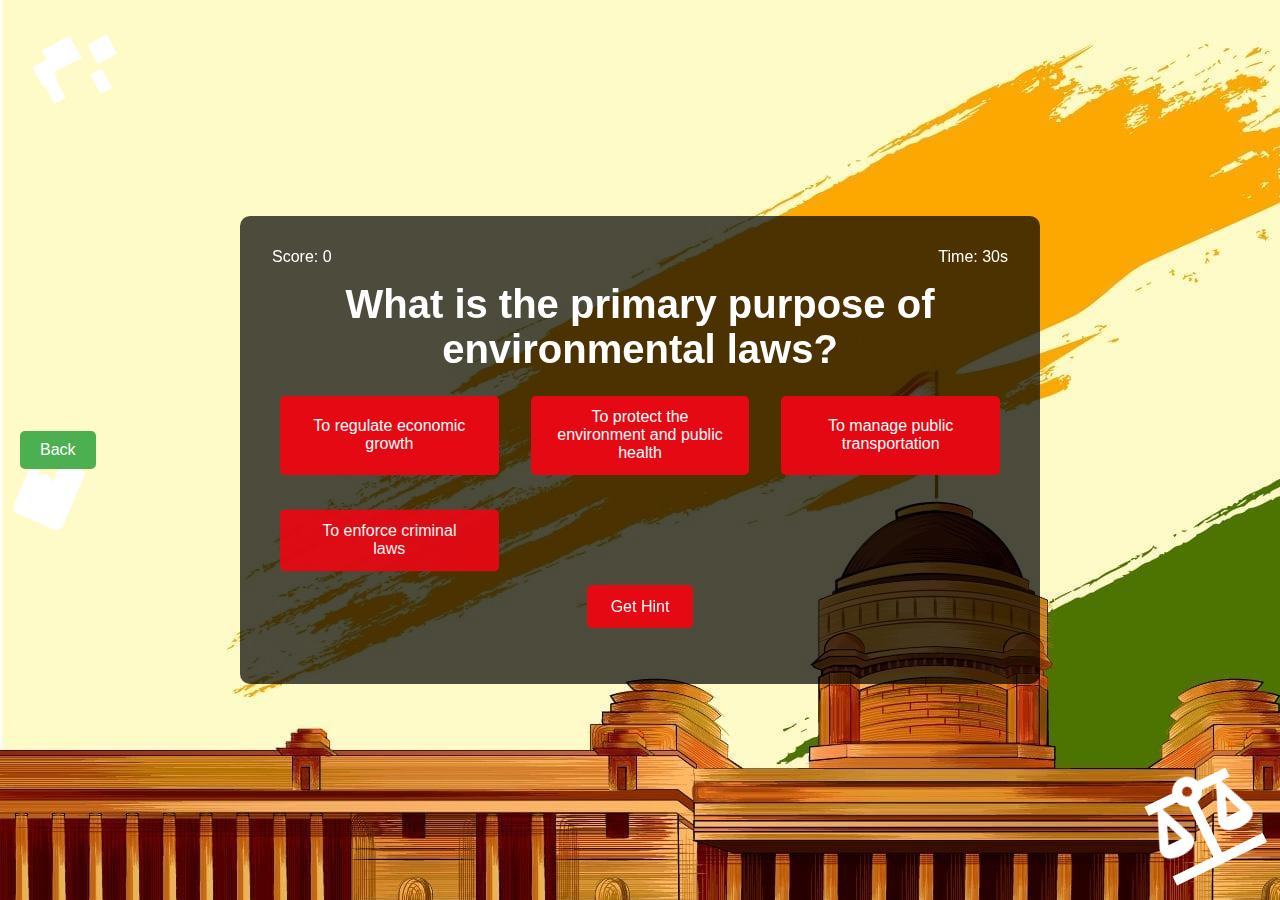
<file: prototype/enviromental.html>
<!DOCTYPE html>
<html lang="en">
<head>
    <meta charset="UTF-8">
    <meta name="viewport" content="width=device-width, initial-scale=1.0">
    <title>Indian Constitution Trivia</title>
    <script src="https://cdnjs.cloudflare.com/ajax/libs/gsap/3.11.4/gsap.min.js"></script>
    <style>
        * {
            margin: 0;
            padding: 0;
            box-sizing: border-box;
        }
        body, html {
            height: 100%;
            font-family: Arial, sans-serif;
            color: white;
            background-image: url('Indian-Polity.jpg');
            overflow: hidden;

        }
        #game-screen, #end-screen {
            position: fixed;
            top: 0;
            left: 0;
            width: 100%;
            height: 100%;
            display: flex;
            justify-content: center;
            align-items: center;
            padding: 20px;
            z-index: 10;
        }
        .content {
            background: rgba(0, 0, 0, 0.7);
            padding: 2rem;
            border-radius: 10px;
            text-align: center;
            max-width: 800px;
            width: 90%;
            position: relative;
        }
        h1 {
            font-size: 2.5rem;
            margin-bottom: 1rem;
        }
        .btn {
            background: #e50914;
            color: white;
            border: none;
            padding: 0.8rem 1.5rem;
            font-size: 1rem;
            cursor: pointer;
            margin: 0.5rem;
            border-radius: 5px;
            transition: background-color 0.3s;
        }
        .btn:hover {
            background-color: #f40612;
        }
        .options {
            display: grid;
            grid-template-columns: repeat(auto-fit, minmax(200px, 1fr));
            gap: 1rem;
            margin-top: 1rem;
        }
        .info-bar {
            display: flex;
            justify-content: space-between;
            margin-bottom: 1rem;
        }
        #hint {
            font-style: italic;
            margin-top: 1rem;
        }
        .animation-element {
            position: absolute;
            z-index: 0;
        }
        #gavel {
            width: 100px;
            height: 100px;
            top: 20px;
            left: 20px;
        }
        #scale {
            width: 120px;
            height: 120px;
            bottom: 20px;
            right: 20px;
        }
        #book {
            width: 80px;
            height: 80px;
            top: 50%;
            left: 10px;
        }
        @media (max-width: 600px) {
            h1 {
                font-size: 1.8rem;
            }
            .btn {
                font-size: 0.9rem;
                padding: 0.6rem 1.2rem;
            }
            .animation-element {
                width: 60px;
                height: 60px;
            }
        }
        #end-screen {
            display: none; /* Initially hidden */
            background-image: url('Indian-Polity.jpg');
            background-size: cover;
            background-position: center;
        }
        
        #final-score {
            font-size: 2rem;
            margin-bottom: 1rem;
        }
        
        .end-buttons {
            display: flex;
            justify-content: center;
            gap: 1rem;
            margin-top: 1rem;
        }
    </style>
</head>
<body>
    <div id="game-screen">
        <svg class="animation-element" id="gavel" viewBox="0 0 24 24">
            <path fill="currentColor" d="M2.81,14.12L5.64,11.29L9.35,15L6.52,17.83L2.81,14.12M17.69,8.89L13.98,5.18L17.69,1.47L21.4,5.18L17.69,8.89M3.86,9.64L9.22,4.28L13.45,8.5L8.09,13.86L3.86,9.64M20.39,15.56L16.66,11.83L18.83,9.66L22.55,13.38L20.39,15.56M10.41,20.98L6.69,17.26L8.86,15.09L12.58,18.81L10.41,20.98Z" />
        </svg>
        <svg class="animation-element" id="scale" viewBox="0 0 24 24">
            <path fill="currentColor" d="M12,3C10.73,3 9.6,3.8 9.18,5H3V7H4.95L2,14C1.53,16 3,17 5.5,17C8,17 9.56,16 9,14L6.05,7H9.17C9.5,7.85 10.15,8.5 11,8.83V20H2V22H22V20H13V8.82C13.85,8.5 14.5,7.85 14.82,7H17.95L15,14C14.53,16 16,17 18.5,17C21,17 22.56,16 22,14L19.05,7H21V5H14.83C14.4,3.8 13.27,3 12,3M12,5A1,1 0 0,1 13,6A1,1 0 0,1 12,7A1,1 0 0,1 11,6A1,1 0 0,1 12,5M5.5,10.25L7,14H4L5.5,10.25M18.5,10.25L20,14H17L18.5,10.25Z" />
        </svg>
        <svg class="animation-element" id="book" viewBox="0 0 24 24">
            <path fill="currentColor" d="M18,22A2,2 0 0,0 20,20V4C20,2.89 19.1,2 18,2H12V9L9.5,7.5L7,9V2H6A2,2 0 0,0 4,4V20A2,2 0 0,0 6,22H18Z" />
        </svg>
        <div class="content">
            <div class="info-bar">
                <div>Score: <span id="score">0</span></div>
                <div>Time: <span id="timer">30</span>s</div>
            </div>
            <h1 id="question"></h1>
            <div class="options" id="options"></div>
            <button id="hint-btn" class="btn">Get Hint</button>
            <p id="hint"></p>
        </div>
    </div>
     <!-- Back Button -->
     <div class="back-container">
        <a href="second.html" class="back-button">Back</a>
    </div>

    <style>
        .back-container {
            display: flex;
            justify-content: flex-start; /* Align to the left */
            position: fixed;
            top: 50%; /* Vertically center */
            left: 20px; /* Position slightly away from the left edge */
            transform: translateY(-50%); /* Adjust to ensure it's fully vertically centered */
            width: auto; /* Adjust width to content */
            z-index: 20; /* Ensure it's above the end screen */
        }

        .back-button {
            background-color: #4CAF50;
            color: white;
            padding: 10px 20px;
            text-decoration: none;
            border-radius: 5px;
            font-size: 16px;
        }

        .back-button:hover {
            background-color: #45a049;
        }
    </style>
    
    

    <div id="end-screen">
        <div class="content">
            <h1>Quiz Completed!</h1>
            <div id="final-score"></div>
            <div class="end-buttons">
                <a href="index.html" class="btn">Back to Home</a>
                <button id="play-again" class="btn">Play Again</button>
            </div>
        </div>
    </div>

    <script>
        const questions = [
            {
                question: "What is the primary purpose of environmental laws?",
                options: ["To regulate economic growth", "To protect the environment and public health", "To manage public transportation", "To enforce criminal laws"],
                correct: 1,
                hint: "These laws focus on safeguarding nature and human well-being."
            },
            {
                question: "Which act regulates the protection and improvement of the environment in India?",
                options: ["Water (Prevention and Control of Pollution) Act", "Environment Protection Act", "Forest Conservation Act", "Wildlife Protection Act"],
                correct: 1,
                hint: "This act provides an umbrella framework for environmental protection in India."
            },
            {
                question: "What is the term for substances that can cause harm to the environment or human health?",
                options: ["Pollutants", "Resources", "Biodiversity", "Waste"],
                correct: 0,
                hint: "These substances are harmful contaminants in the environment."
            },
            {
                question: "Which body is responsible for implementing environmental laws in India?",
                options: ["Central Bureau of Investigation (CBI)", "National Green Tribunal (NGT)", "Ministry of Corporate Affairs", "Reserve Bank of India"],
                correct: 1,
                hint: "This specialized body deals with environmental disputes and enforcement."
            },
            {
                question: "What does sustainable development refer to?",
                options: ["Economic growth without any regulations", "Development that meets present needs without compromising future generations", "Urbanization and industrialization", "Conservation of natural resources only"],
                correct: 1,
                hint: "This concept balances current needs with future environmental considerations."
            },
            {
                question: "Which act aims to conserve biodiversity and ensure the sustainable use of biological resources?",
                options: ["Forest Rights Act", "Biological Diversity Act", "Environment Protection Act", "Wildlife Protection Act"],
                correct: 1,
                hint: "This act specifically addresses the conservation and use of India's biological resources."
            },
            {
                question: "What is the function of the Environmental Impact Assessment (EIA)?",
                options: ["To assess economic benefits of a project", "To evaluate the potential environmental effects of proposed projects", "To determine land ownership", "To manage public health issues"],
                correct: 1,
                hint: "This process evaluates the environmental consequences of proposed developments."
            },
            {
                question: "What is the penalty for violating environmental laws in India?",
                options: ["Monetary fines and imprisonment", "Only warnings", "Mandatory community service", "None"],
                correct: 0,
                hint: "Violations can result in both financial penalties and legal consequences."
            },
            {
                question: "Which act regulates the management of hazardous waste?",
                options: ["Water (Prevention and Control of Pollution) Act", "Environment Protection Act", "Hazardous Waste (Management, Handling and Transboundary Movement) Rules", "Air (Prevention and Control of Pollution) Act"],
                correct: 2,
                hint: "These rules specifically deal with dangerous waste materials."
            },
            {
                question: "What is carbon trading?",
                options: ["Buying and selling of carbon credits to reduce greenhouse gas emissions", "A method of recycling carbon", "A financial penalty for high emissions", "A governmental subsidy for renewable energy"],
                correct: 0,
                hint: "This market-based approach aims to reduce overall carbon emissions."
            }
        ];

        let currentQuestion = 0;
        let score = 0;
        let timeLeft = 30;
        let timer;

        const questionEl = document.getElementById('question');
        const optionsEl = document.getElementById('options');
        const scoreEl = document.getElementById('score');
        const timerEl = document.getElementById('timer');
        const hintBtn = document.getElementById('hint-btn');
        const hintEl = document.getElementById('hint');

        const gavel = document.getElementById('gavel');
        const scale = document.getElementById('scale');
        const book = document.getElementById('book');

        hintBtn.addEventListener('click', showHint);

        let totalQuestions = questions.length;

        function startGame() {
            document.getElementById('game-screen').style.display = 'flex';
            document.getElementById('end-screen').style.display = 'none';
            currentQuestion = 0;
            score = 0;
            loadQuestion();
            updateScore();
            startTimer();
            animateElements();
        }

        function endGame() {
            clearInterval(timer);
            document.getElementById('game-screen').style.display = 'none';
            document.getElementById('end-screen').style.display = 'flex';
            document.getElementById('final-score').textContent = `Your Score: ${score} / ${totalQuestions}`;
        }

        function checkAnswer(selectedIndex) {
            const question = questions[currentQuestion];
            if (selectedIndex === question.correct) {
                score++;
                updateScore();
                gsap.to(scoreEl, {duration: 0.3, scale: 1.2, yoyo: true, repeat: 1});
            }

            currentQuestion++;
            if (currentQuestion < questions.length) {
                loadQuestion();
                resetTimer();
            } else {
                endGame();
            }
        }

        function loadQuestion() {
            const question = questions[currentQuestion];
            questionEl.textContent = question.question;
            optionsEl.innerHTML = '';
            hintEl.textContent = '';

            question.options.forEach((option, index) => {
                const button = document.createElement('button');
                button.textContent = option;
                button.classList.add('btn');
                button.addEventListener('click', () => checkAnswer(index));
                optionsEl.appendChild(button);
            });

            gsap.from(questionEl, {duration: 0.5, opacity: 0, y: -50});
            gsap.from(optionsEl.children, {duration: 0.5, opacity: 0, y: 50, stagger: 0.1});
        }

        function showHint() {
            hintEl.textContent = questions[currentQuestion].hint;
            gsap.from(hintEl, {duration: 0.5, opacity: 0, y: 20});
        }

        function updateScore() {
            scoreEl.textContent = score;
        }

        function startTimer() {
            timeLeft = 30;
            timer = setInterval(() => {
                timeLeft--;
                timerEl.textContent = timeLeft;
                if (timeLeft <= 0) {
                    clearInterval(timer);
                    currentQuestion++;
                    if (currentQuestion >= questions.length) {
                        currentQuestion = 0;
                    }
                    loadQuestion();
                    resetTimer();
                }
            }, 1000);
        }

        function resetTimer() {
            clearInterval(timer);
            startTimer();
        }

        function animateElements() {
            gsap.to(gavel, {
                duration: 5,
                rotation: 360,
                x: "random(-50, 50)",
                y: "random(-50, 50)",
                repeat: -1,
                yoyo: true,
                ease: "sine.inOut"
            });

            gsap.to(scale, {
                duration: 4,
                rotation: -360,
                x: "random(-30, 30)",
                y: "random(-30, 30)",
                repeat: -1,
                yoyo: true,
                ease: "sine.inOut"
            });

            gsap.to(book, {
                duration: 6,
                rotation: 720,
                x: "random(-40, 40)",
                y: "random(-40, 40)",
                repeat: -1,
                yoyo: true,
                ease: "sine.inOut"
            });
        }

        document.getElementById('play-again').addEventListener('click', startGame);

        startGame();
    </script>
</body>
</html>
</file>
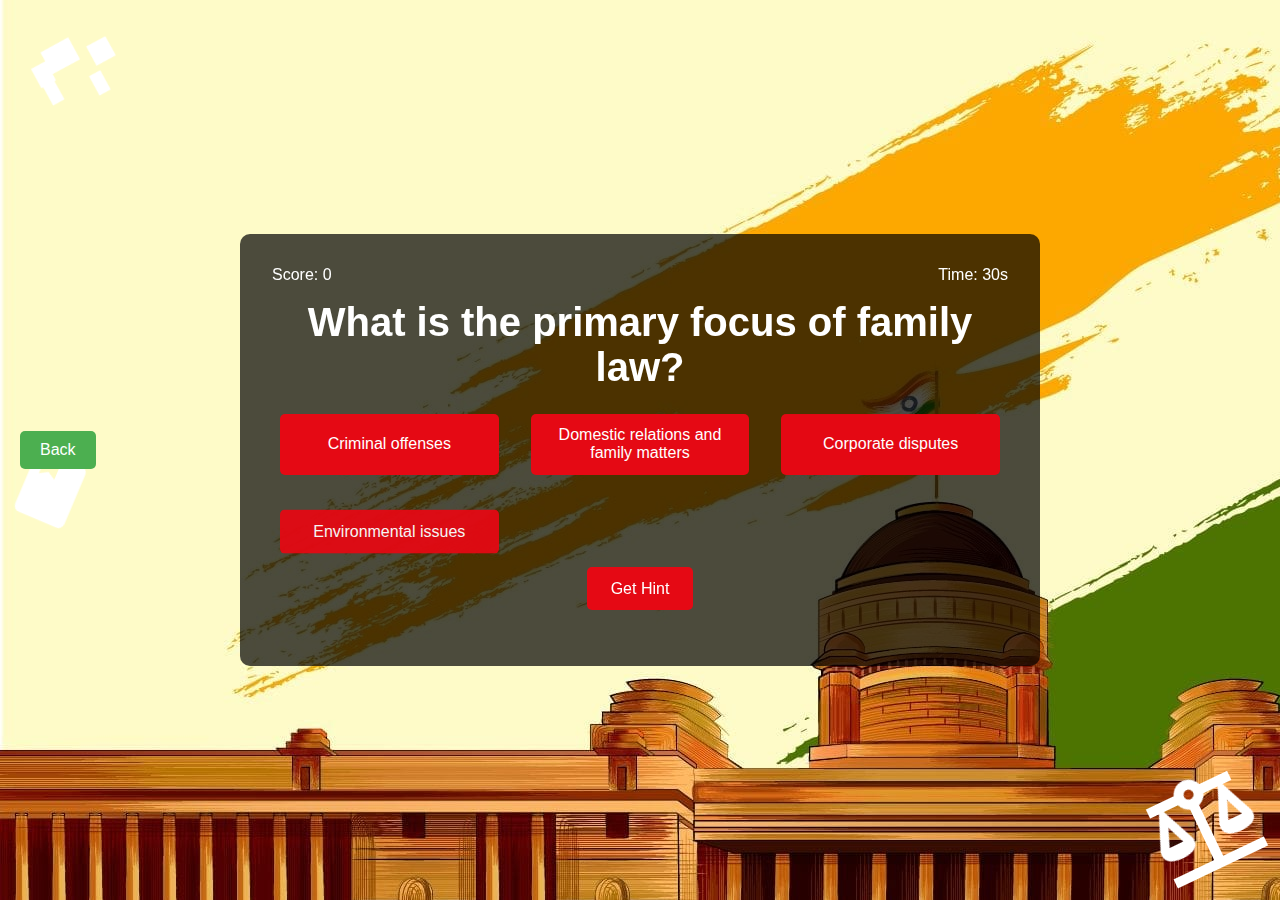
<file: prototype/family.html>
<!DOCTYPE html>
<html lang="en">
<head>
    <meta charset="UTF-8">
    <meta name="viewport" content="width=device-width, initial-scale=1.0">
    <title>Family Law Trivia</title>
    <script src="https://cdnjs.cloudflare.com/ajax/libs/gsap/3.11.4/gsap.min.js"></script>
    <style>
        * {
            margin: 0;
            padding: 0;
            box-sizing: border-box;
        }
        body, html {
            height: 100%;
            font-family: Arial, sans-serif;
            color: white;
            background-image: url('Indian-Polity.jpg');
            overflow: hidden;

        }
        #game-screen, #end-screen {
            position: fixed;
            top: 0;
            left: 0;
            width: 100%;
            height: 100%;
            display: flex;
            justify-content: center;
            align-items: center;
            padding: 20px;
            z-index: 10;
        }
        .content {
            background: rgba(0, 0, 0, 0.7);
            padding: 2rem;
            border-radius: 10px;
            text-align: center;
            max-width: 800px;
            width: 90%;
            position: relative;
            z-index: 1;
        }
        h1 {
            font-size: 2.5rem;
            margin-bottom: 1rem;
        }
        .btn {
            background: #e50914;
            color: white;
            border: none;
            padding: 0.8rem 1.5rem;
            font-size: 1rem;
            cursor: pointer;
            margin: 0.5rem;
            border-radius: 5px;
            transition: background-color 0.3s;
        }
        .btn:hover {
            background-color: #f40612;
        }
        .options {
            display: grid;
            grid-template-columns: repeat(auto-fit, minmax(200px, 1fr));
            gap: 1rem;
            margin-top: 1rem;
        }
        .info-bar {
            display: flex;
            justify-content: space-between;
            margin-bottom: 1rem;
        }
        #hint {
            font-style: italic;
            margin-top: 1rem;
        }
        .animation-element {
            position: absolute;
            z-index: 0;
        }
        #gavel {
            width: 100px;
            height: 100px;
            top: 20px;
            left: 20px;
        }
        #scale {
            width: 120px;
            height: 120px;
            bottom: 20px;
            right: 20px;
        }
        #book {
            width: 80px;
            height: 80px;
            top: 50%;
            left: 10px;
        }
        @media (max-width: 600px) {
            h1 {
                font-size: 1.8rem;
            }
            .btn {
                font-size: 0.9rem;
                padding: 0.6rem 1.2rem;
            }
            .animation-element {
                width: 60px;
                height: 60px;
            }
        }
        #end-screen {
            display: none; /* Initially hidden */
            background-image: url('Indian-Polity.jpg');
            background-size: cover;
            background-position: center;
        }
        #final-score {
            font-size: 2rem;
            margin-bottom: 1rem;
        }
        .end-buttons {
            display: flex;
            justify-content: center;
            gap: 1rem;
            margin-top: 1rem;
        }
        .back-container {
            z-index: 20; /* Ensure it's above the end screen */
        }
    </style>
</head>
<body>
    <div id="game-screen">
        <svg class="animation-element" id="gavel" viewBox="0 0 24 24">
            <path fill="currentColor" d="M2.81,14.12L5.64,11.29L9.35,15L6.52,17.83L2.81,14.12M17.69,8.89L13.98,5.18L17.69,1.47L21.4,5.18L17.69,8.89M3.86,9.64L9.22,4.28L13.45,8.5L8.09,13.86L3.86,9.64M20.39,15.56L16.66,11.83L18.83,9.66L22.55,13.38L20.39,15.56M10.41,20.98L6.69,17.26L8.86,15.09L12.58,18.81L10.41,20.98Z" />
        </svg>
        <svg class="animation-element" id="scale" viewBox="0 0 24 24">
            <path fill="currentColor" d="M12,3C10.73,3 9.6,3.8 9.18,5H3V7H4.95L2,14C1.53,16 3,17 5.5,17C8,17 9.56,16 9,14L6.05,7H9.17C9.5,7.85 10.15,8.5 11,8.83V20H2V22H22V20H13V8.82C13.85,8.5 14.5,7.85 14.82,7H17.95L15,14C14.53,16 16,17 18.5,17C21,17 22.56,16 22,14L19.05,7H21V5H14.83C14.4,3.8 13.27,3 12,3M12,5A1,1 0 0,1 13,6A1,1 0 0,1 12,7A1,1 0 0,1 11,6A1,1 0 0,1 12,5M5.5,10.25L7,14H4L5.5,10.25M18.5,10.25L20,14H17L18.5,10.25Z" />
        </svg>
        <svg class="animation-element" id="book" viewBox="0 0 24 24">
            <path fill="currentColor" d="M18,22A2,2 0 0,0 20,20V4C20,2.89 19.1,2 18,2H12V9L9.5,7.5L7,9V2H6A2,2 0 0,0 4,4V20A2,2 0 0,0 6,22H18Z" />
        </svg>
        <div class="content">
            <div class="info-bar">
                <div>Score: <span id="score">0</span></div>
                <div>Time: <span id="timer">30</span>s</div>
            </div>
            <h1 id="question"></h1>
            <div class="options" id="options"></div>
            <button id="hint-btn" class="btn">Get Hint</button>
            <p id="hint"></p>
        </div>
    </div>
    
    <div id="end-screen">
        <div class="content">
            <h1>Quiz Completed!</h1>
            <div id="final-score"></div>
            <div class="end-buttons">
                <a href="index.html" class="btn">Back to Home</a>
                <button id="play-again" class="btn">Play Again</button>
            </div>
        </div>
    </div>

    <!-- Back Button -->
    <div class="back-container">
        <a href="second.html" class="back-button">Back</a>
    </div>

    <style>
        .back-container {
            display: flex;
            justify-content: flex-start; /* Align to the left */
            position: fixed;
            top: 50%; /* Vertically center */
            left: 20px; /* Position slightly away from the left edge */
            transform: translateY(-50%); /* Adjust to ensure it's fully vertically centered */
            width: auto; /* Adjust width to content */
        }

        .back-button {
            background-color: #4CAF50;
            color: white;
            padding: 10px 20px;
            text-decoration: none;
            border-radius: 5px;
            font-size: 16px;
        }

        .back-button:hover {
            background-color: #45a049;
        }
    </style>
    
    

    <script>
        const questions = [
            {
                question: "What is the primary focus of family law?",
                options: ["Criminal offenses", "Domestic relations and family matters", "Corporate disputes", "Environmental issues"],
                correct: 1,
                hint: "This area of law deals with issues related to familial relationships."
            },
            {
                question: "Which of the following is a ground for divorce under Indian law?",
                options: ["Financial instability", "Irretrievable breakdown of marriage", "Poor communication", "Extended family disputes"],
                correct: 1,
                hint: "This ground suggests that the marriage has broken down beyond repair."
            },
            {
                question: "What is alimony?",
                options: ["A child support payment", "A financial support payment to a spouse after divorce", "A type of property division", "A legal right to visit children"],
                correct: 1,
                hint: "This is a form of financial support provided to a former spouse post-divorce."
            },
            {
                question: "Which act governs the marriage of Hindus in India?",
                options: ["Special Marriage Act", "Hindu Marriage Act", "Muslim Personal Law", "Indian Christian Marriage Act"],
                correct: 1,
                hint: "This act specifically applies to Hindu marriages in India."
            },
            {
                question: "What is the age of consent for marriage in India?",
                options: ["18 for both genders", "21 for males, 18 for females", "16 for both genders", "25 for both genders"],
                correct: 1,
                hint: "The legal age for marriage differs between males and females in India."
            },
            {
                question: "Which of the following is a form of child custody?",
                options: ["Sole custody", "Joint custody", "Physical custody", "All of the above"],
                correct: 3,
                hint: "Child custody can take various forms depending on the arrangement."
            },
            {
                question: "What does adoption in family law entail?",
                options: ["Termination of parental rights", "Legal process to establish a parent-child relationship", "Temporary guardianship", "Custody arrangement"],
                correct: 1,
                hint: "Adoption creates a new legal relationship between the adoptive parents and the child."
            },
            {
                question: "Which legal document outlines the terms of a marriage agreement?",
                options: ["Divorce decree", "Marriage certificate", "Prenuptial agreement", "Child support order"],
                correct: 2,
                hint: "This document is signed before marriage to outline financial arrangements."
            },
            {
                question: "Under which act can a couple marry without adhering to religious customs?",
                options: ["Hindu Marriage Act", "Special Marriage Act", "Christian Marriage Act", "Muslim Personal Law"],
                correct: 1,
                hint: "This act allows for civil marriages regardless of religious background."
            },
            {
                question: "What is a separation agreement?",
                options: ["An agreement to end a marriage", "A document detailing the terms of separation before divorce", "A legal requirement for child custody", "A court-ordered divorce decree"],
                correct: 1,
                hint: "This document outlines the terms of a couple's separation prior to divorce proceedings."
            }
        ];

        let currentQuestion = 0;
        let score = 0;
        let timeLeft = 30;
        let timer;

        const questionEl = document.getElementById('question');
        const optionsEl = document.getElementById('options');
        const scoreEl = document.getElementById('score');
        const timerEl = document.getElementById('timer');
        const hintBtn = document.getElementById('hint-btn');
        const hintEl = document.getElementById('hint');

        const gavel = document.getElementById('gavel');
        const scale = document.getElementById('scale');
        const book = document.getElementById('book');

        hintBtn.addEventListener('click', showHint);

        let totalQuestions = questions.length;

        function startGame() {
            document.getElementById('game-screen').style.display = 'flex';
            document.getElementById('end-screen').style.display = 'none';
            currentQuestion = 0;
            score = 0;
            loadQuestion();
            updateScore();
            startTimer();
            animateElements();
        }

        function endGame() {
            clearInterval(timer);
            document.getElementById('game-screen').style.display = 'none';
            document.getElementById('end-screen').style.display = 'flex';
            document.getElementById('final-score').textContent = `Your Score: ${score} / ${totalQuestions}`;
        }

        function loadQuestion() {
            const question = questions[currentQuestion];
            questionEl.textContent = question.question;
            optionsEl.innerHTML = '';
            hintEl.textContent = '';

            question.options.forEach((option, index) => {
                const button = document.createElement('button');
                button.textContent = option;
                button.classList.add('btn');
                button.addEventListener('click', () => checkAnswer(index));
                optionsEl.appendChild(button);
            });

            gsap.from(questionEl, {duration: 0.5, opacity: 0, y: -50});
            gsap.from(optionsEl.children, {duration: 0.5, opacity: 0, y: 50, stagger: 0.1});
        }

        function checkAnswer(selectedIndex) {
            const question = questions[currentQuestion];
            if (selectedIndex === question.correct) {
                score++;
                updateScore();
                gsap.to(scoreEl, {duration: 0.3, scale: 1.2, yoyo: true, repeat: 1});
            }

            currentQuestion++;
            if (currentQuestion < questions.length) {
                loadQuestion();
                resetTimer();
            } else {
                endGame();
            }
        }

        function showHint() {
            hintEl.textContent = questions[currentQuestion].hint;
            gsap.from(hintEl, {duration: 0.5, opacity: 0, y: 20});
        }

        function updateScore() {
            scoreEl.textContent = score;
        }

        function startTimer() {
            timeLeft = 30;
            timer = setInterval(() => {
                timeLeft--;
                timerEl.textContent = timeLeft;
                if (timeLeft <= 0) {
                    clearInterval(timer);
                    currentQuestion++;
                    if (currentQuestion >= questions.length) {
                        currentQuestion = 0;
                    }
                    loadQuestion();
                    resetTimer();
                }
            }, 1000);
        }

        function resetTimer() {
            clearInterval(timer);
            startTimer();
        }

        function animateElements() {
            gsap.to(gavel, {
                duration: 5,
                rotation: 360,
                x: "random(-50, 50)",
                y: "random(-50, 50)",
                repeat: -1,
                yoyo: true,
                ease: "sine.inOut"
            });

            gsap.to(scale, {
                duration: 4,
                rotation: -360,
                x: "random(-30, 30)",
                y: "random(-30, 30)",
                repeat: -1,
                yoyo: true,
                ease: "sine.inOut"
            });

            gsap.to(book, {
                duration: 6,
                rotation: 720,
                x: "random(-40, 40)",
                y: "random(-40, 40)",
                repeat: -1,
                yoyo: true,
                ease: "sine.inOut"
            });
        }

        document.getElementById('play-again').addEventListener('click', startGame);

        startGame();
    </script>
</body>
</html>
</file>
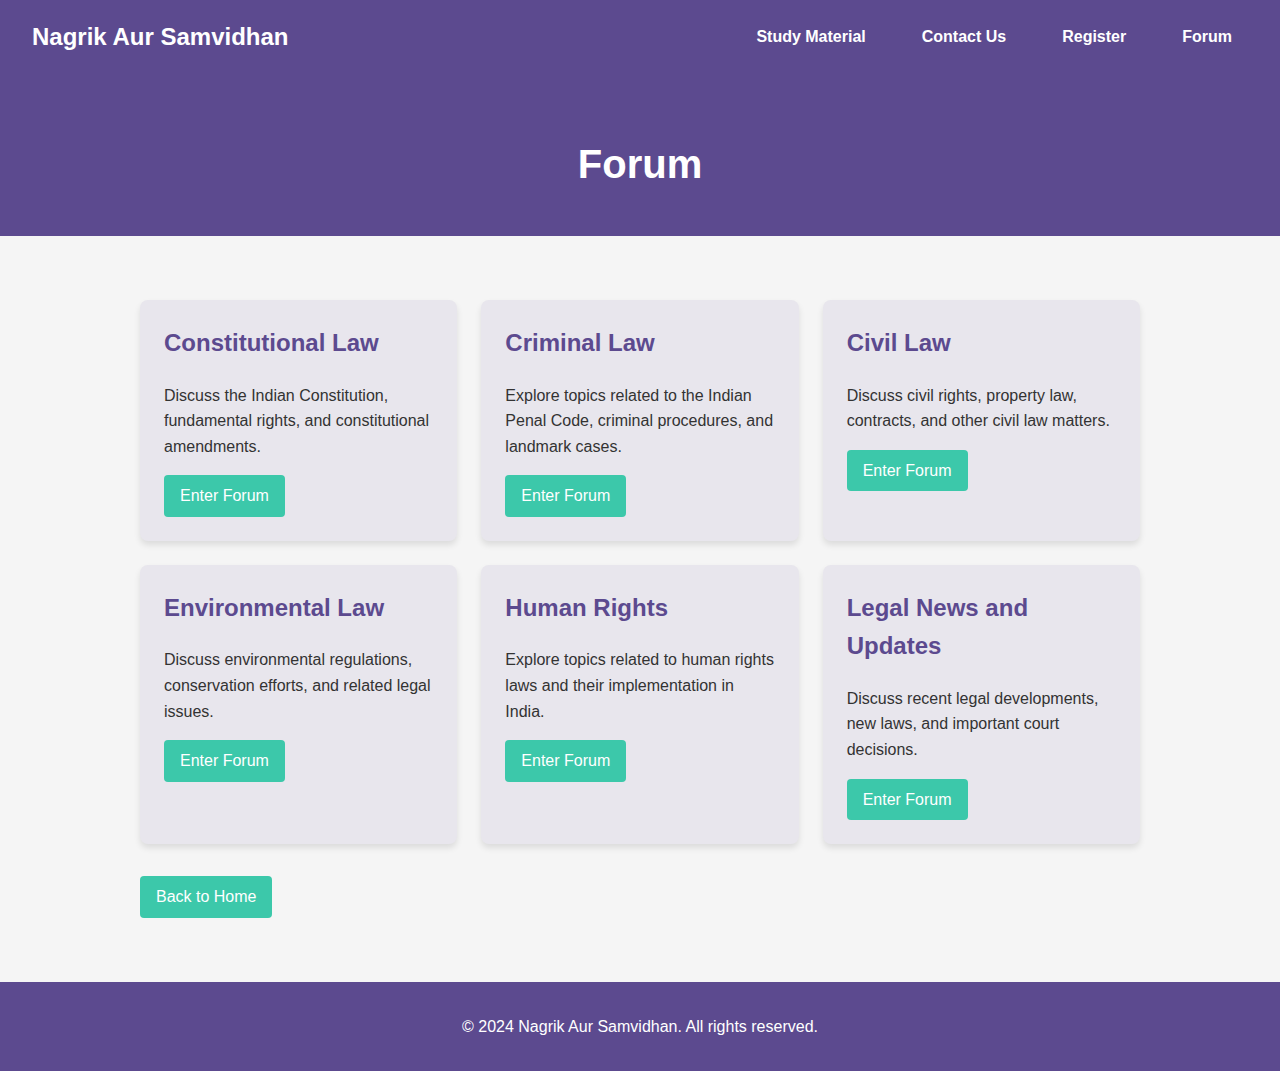
<file: prototype/forum.html>
<!DOCTYPE html>
<html lang="en">
<head>
    <meta charset="UTF-8">
    <meta name="viewport" content="width=device-width, initial-scale=1.0">
    <title>Forum - Nagrik Aur Samvidhan</title>
    <style>
        :root {
            --primary-color: #5c4a8f;
            --secondary-color: #3cc8aa;
            --text-light: #ffffff;
            --text-dark: #333333;
            --background-light: #f5f5f5;
            --card-background: #e8e6ed;
            --highlight-card: #b19cd9;
        }
        body, html {
            margin: 0;
            padding: 0;
            font-family: 'Arial', sans-serif;
            line-height: 1.6;
            color: var(--text-dark);
            background-color: var(--background-light);
        }
        .header {
            background-color: var(--primary-color);
            color: var(--text-light);
            padding: 2rem;
            text-align: center;
        }
        .header h1 {
            font-size: 2.5rem;
            margin-bottom: 0.5rem;
        }
        .container {
            max-width: 1000px;
            margin: 2rem auto;
            padding: 2rem;
        }
        .forum-categories {
            display: grid;
            grid-template-columns: repeat(auto-fill, minmax(300px, 1fr));
            gap: 1.5rem;
        }
        .category-card {
            background-color: var(--card-background);
            border-radius: 8px;
            padding: 1.5rem;
            box-shadow: 0 4px 6px rgba(0, 0, 0, 0.1);
            transition: transform 0.3s ease;
        }
        .category-card:hover {
            transform: translateY(-5px);
        }
        .category-card h2 {
            color: var(--primary-color);
            margin-top: 0;
        }
        .category-card p {
            margin-bottom: 1rem;
        }
        .category-card a {
            display: inline-block;
            background-color: var(--secondary-color);
            color: var(--text-light);
            padding: 0.5rem 1rem;
            border-radius: 4px;
            text-decoration: none;
            transition: background-color 0.3s ease;
        }
        .category-card a:hover {
            background-color: var(--primary-color);
        }
        .footer {
            background-color: var(--primary-color);
            color: var(--text-light);
            padding: 1rem;
            text-align: center;
        }
        .navbar {
            background-color: var(--primary-color);
            padding: 1rem 2rem;
            display: flex;
            justify-content: space-between;
            align-items: center;
        }
        .navbar-logo {
            color: var(--text-light);
            font-size: 1.5rem;
            font-weight: bold;
            text-decoration: none;
        }
        .navbar-links {
            display: flex;
            gap: 1.5rem;
        }
        .navbar-links a {
            color: var(--text-light);
            text-decoration: none;
            font-weight: bold;
            transition: all 0.3s ease;
            padding: 0.5rem 1rem;
            border-radius: 4px;
        }
        .navbar-links a:hover {
            background-color: var(--secondary-color);
            color: var(--primary-color);
        }
        .back-button {
            display: inline-block;
            background-color: var(--secondary-color);
            color: var(--text-light);
            padding: 0.5rem 1rem;
            border-radius: 4px;
            text-decoration: none;
            transition: background-color 0.3s ease;
            margin-top: 2rem;
        }
        .back-button:hover {
            background-color: var(--primary-color);
        }
    </style>
</head>
<body>
    <nav class="navbar">
        <a href="index.html" class="navbar-logo">Nagrik Aur Samvidhan</a>
        <div class="navbar-links">
            <a href="study2.html">Study Material</a>
            <a href="conatact.html">Contact Us</a>
            <a href="register.html">Register</a>
            <a href="forum.html">Forum</a>
        </div>
    </nav>

    <header class="header">
        <h1>Forum</h1>
    </header>

    <main class="container">
        <div class="forum-categories">
            <div class="category-card">
                <h2>Constitutional Law</h2>
                <p>Discuss the Indian Constitution, fundamental rights, and constitutional amendments.</p>
                <a href="#">Enter Forum</a>
            </div>
            <div class="category-card">
                <h2>Criminal Law</h2>
                <p>Explore topics related to the Indian Penal Code, criminal procedures, and landmark cases.</p>
                <a href="#">Enter Forum</a>
            </div>
            <div class="category-card">
                <h2>Civil Law</h2>
                <p>Discuss civil rights, property law, contracts, and other civil law matters.</p>
                <a href="#">Enter Forum</a>
            </div>
            <div class="category-card">
                <h2>Environmental Law</h2>
                <p>Discuss environmental regulations, conservation efforts, and related legal issues.</p>
                <a href="#">Enter Forum</a>
            </div>
            <div class="category-card">
                <h2>Human Rights</h2>
                <p>Explore topics related to human rights laws and their implementation in India.</p>
                <a href="#">Enter Forum</a>
            </div>
            <div class="category-card">
                <h2>Legal News and Updates</h2>
                <p>Discuss recent legal developments, new laws, and important court decisions.</p>
                <a href="#">Enter Forum</a>
            </div>
        </div>
        <a href="index.html" class="back-button">Back to Home</a>
    </main>

    <footer class="footer">
        <p>&copy; 2024 Nagrik Aur Samvidhan. All rights reserved.</p>
    </footer>
</body>
</html>
</file>
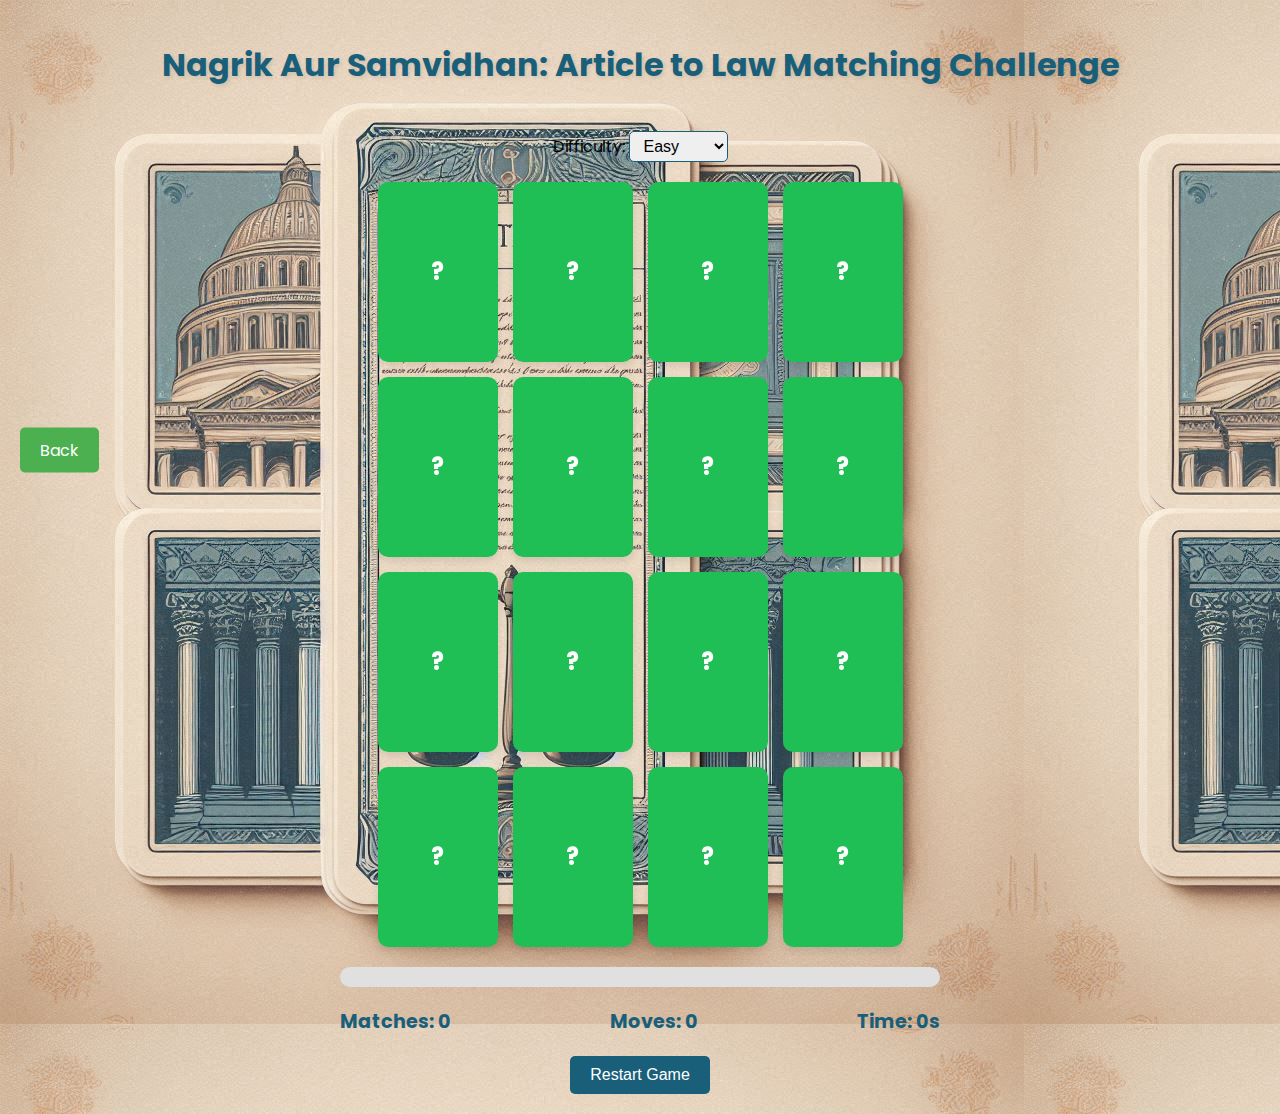
<file: prototype/game-card.html>
<!DOCTYPE html>
<html lang="en">
<head>
    <meta charset="UTF-8">
    <meta name="viewport" content="width=device-width, initial-scale=1.0">
    <title>Nagrik Aur Samvidhan - Interactive Article to Law Matching Game</title>
    <style>
        @import url('https://fonts.googleapis.com/css2?family=Poppins:wght@400;600&display=swap');
        
        body {
            font-family: 'Poppins', sans-serif;
            display: flex;
            flex-direction: column;
            align-items: center;
            background-color: #e8f4f8;
            margin: 0;
            padding: 20px;
            min-height: 100vh;
            background-image: url('Designer\ \(5\).png');
        }
        h1 {
            color: #1a5f7a;
            text-shadow: 2px 2px 4px rgba(0,0,0,0.1);
        }
        .game-container {
            display: grid;
            grid-template-columns: repeat(4, 1fr);
            gap: 15px;
            max-width: 600px;
            margin-top: 20px;
        }
        .card {
            width: 120px;
            height: 180px;
            perspective: 1000px;
            cursor: pointer;
        }
        .card-inner {
            width: 100%;
            height: 100%;
            transition: transform 0.6s;
            transform-style: preserve-3d;
            box-shadow: 0 4px 8px rgba(0,0,0,0.1);
            border-radius: 10px;
        }
        .card.flipped .card-inner {
            transform: rotateY(180deg);
        }
        .card-front, .card-back {
            width: 100%;
            height: 100%;
            position: absolute;
            backface-visibility: hidden;
            display: flex;
            justify-content: center;
            align-items: center;
            border-radius: 10px;
            font-weight: bold;
            text-align: center;
            padding: 10px;
            box-sizing: border-box;
        }
        .card-front {
            background-color: #20BF55;
            color: white;
            font-size: 24px;
        }
        .card-back {
            background-color: #fff;
            color: #1a5f7a;
            transform: rotateY(180deg);
        }
        .card.matched .card-back {
            background-color: #0B4F6C;
            color: white;
        }
        #game-info {
            display: flex;
            justify-content: space-between;
            width: 100%;
            max-width: 600px;
            margin-top: 20px;
        }
        #game-info div {
            font-size: 1.2em;
            font-weight: bold;
            color: #1a5f7a;
        }
        button {
            margin-top: 20px;
            padding: 10px 20px;
            font-size: 1em;
            background-color: #1a5f7a;
            color: white;
            border: none;
            border-radius: 5px;
            cursor: pointer;
            transition: background-color 0.3s, transform 0.1s;
        }
        button:hover {
            background-color: #134b60;
        }
        button:active {
            transform: scale(0.98);
        }
        #difficulty {
            margin-top: 20px;
        }
        select {
            padding: 5px 10px;
            font-size: 1em;
            border-radius: 5px;
            border: 1px solid #1a5f7a;
        }
        #progress-bar {
            width: 100%;
            max-width: 600px;
            height: 20px;
            background-color: #e0e0e0;
            border-radius: 10px;
            margin-top: 20px;
            overflow: hidden;
        }
        #progress {
            width: 0%;
            height: 100%;
            background-color: #4caf50;
            transition: width 0.5s ease-in-out;
        }
        @keyframes pulse {
            0% { transform: scale(1); }
            50% { transform: scale(1.05); }
            100% { transform: scale(1); }
        }
        .pulse {
            animation: pulse 0.5s;
        }
        #confetti {
            position: fixed;
            top: 0;
            left: 0;
            width: 100%;
            height: 100%;
            pointer-events: none;
            z-index: 9999;
        }
    </style>
</head>
<body>
    <h1>Nagrik Aur Samvidhan: Article to Law Matching Challenge</h1>
    <div id="difficulty">
        <label for="difficulty-select">Difficulty:</label>
        <select id="difficulty-select">
            <option value="easy">Easy</option>
            <option value="medium">Medium</option>
            <option value="hard">Hard</option>
        </select>
    </div>
    <div class="game-container" id="gameContainer"></div>
    <div id="progress-bar"><div id="progress"></div></div>
    <div id="game-info">
        <div id="score">Matches: 0</div>
        <div id="moves">Moves: 0</div>
        <div id="timer">Time: 0s</div>
    </div>
    <button id="restart-btn">Restart Game</button>
    <canvas id="confetti"></canvas>
    <!-- Back Button -->
    <div class="back-container">
        <a href="index.html" class="back-button">Back</a>
    </div>

    <style>
        .back-container {
            display: flex;
            justify-content: flex-start; /* Align to the left */
            position: fixed;
            top: 50%; /* Vertically center */
            left: 20px; /* Position slightly away from the left edge */
            transform: translateY(-50%); /* Adjust to ensure it's fully vertically centered */
            width: auto; /* Adjust width to content */
        }

        .back-button {
            background-color: #4CAF50;
            color: white;
            padding: 10px 20px;
            text-decoration: none;
            border-radius: 5px;
            font-size: 16px;
        }

        .back-button:hover {
            background-color: #45a049;
        }
    </style>


    <script>
     const gameContainer = document.getElementById('gameContainer');
const scoreDisplay = document.getElementById('score');
const movesDisplay = document.getElementById('moves');
const timerDisplay = document.getElementById('timer');
const restartBtn = document.getElementById('restart-btn');
const difficultySelect = document.getElementById('difficulty-select');
const progressBar = document.getElementById('progress');
let flippedCards = [];
let matchedPairs = 0;
let moves = 0;
let gameTimer;
let seconds = 0;
let cardPairs = [];
let totalPairs = 0;

const allCardPairs = [
    { id: 1, article: "Article 14-18", law: "Right to Equality" },
    { id: 2, article: "Article 19-22", law: "Right to Freedom" },
    { id: 3, article: "Article 23-24", law: "Right against Exploitation" },
    { id: 4, article: "Article 25-28", law: "Right to Freedom of Religion" },
    { id: 5, article: "Article 29-30", law: "Cultural and Educational Rights" },
    { id: 6, article: "Article 32", law: "Right to Constitutional Remedies" },
    { id: 7, article: "Article 51A", law: "Fundamental Duties" },
    { id: 8, article: "Article 21A", law: "Right to Education" },
    { id: 9, article: "Part IV", law: "Directive Principles" }
];

function shuffleArray(array) {
    for (let i = array.length - 1; i > 0; i--) {
        const j = Math.floor(Math.random() * (i + 1));
        [array[i], array[j]] = [array[j], array[i]];
    }
}

function createCard(cardData, isArticle) {
    const card = document.createElement('div');
    card.className = 'card';
    card.innerHTML = `
        <div class="card-inner">
            <div class="card-front">?</div>
            <div class="card-back">${isArticle ? cardData.article : cardData.law}</div>
        </div>
    `;
    card.addEventListener('click', flipCard);
    return card;
}

function flipCard() {
    if (flippedCards.length < 2 && !this.classList.contains('flipped')) {
        this.classList.add('flipped');
        flippedCards.push(this);

        if (flippedCards.length === 2) {
            moves++;
            movesDisplay.textContent = `Moves: ${moves}`;
            setTimeout(checkMatch, 1000);
        }
    }
}

function checkMatch() {
    const [card1, card2] = flippedCards;
    const isMatch = card1.querySelector('.card-back').textContent === card2.querySelector('.card-back').textContent &&
                    ((card1.querySelector('.card-front').textContent === '?' && card2.querySelector('.card-front').textContent === '?') ||
                     (card1.querySelector('.card-front').textContent === '?' && card2.querySelector('.card-back').textContent === card1.querySelector('.card-back').textContent) ||
                     (card2.querySelector('.card-front').textContent === '?' && card1.querySelector('.card-back').textContent === card2.querySelector('.card-back').textContent));

    if (isMatch) {
        matchedPairs++;
        scoreDisplay.textContent = `Matches: ${matchedPairs}`;
        card1.classList.add('matched');
        card2.classList.add('matched');
        card1.removeEventListener('click', flipCard);
        card2.removeEventListener('click', flipCard);
        if (matchedPairs === totalPairs) {
            clearInterval(gameTimer);
            showConfetti();
            setTimeout(() => alert('Congratulations! You matched all pairs!'), 500);
        }
    } else {
        card1.classList.remove('flipped');
        card2.classList.remove('flipped');
    }
    flippedCards = [];
}

function startGame() {
    matchedPairs = 0;
    moves = 0;
    seconds = 0;
    scoreDisplay.textContent = `Matches: ${matchedPairs}`;
    movesDisplay.textContent = `Moves: ${moves}`;
    timerDisplay.textContent = `Time: 0s`;
    clearInterval(gameTimer);
    progressBar.style.width = '0%';

    const difficulty = difficultySelect.value;
    const numPairs = difficulty === 'easy' ? 4 : (difficulty === 'medium' ? 6 : 8);
    totalPairs = numPairs;

    cardPairs = allCardPairs.slice(0, numPairs);
    const cards = [...cardPairs, ...cardPairs];
    shuffleArray(cards);

    gameContainer.innerHTML = '';
    cards.forEach(cardData => {
        gameContainer.appendChild(createCard(cardData, true));
        gameContainer.appendChild(createCard(cardData, false));
    });

    gameTimer = setInterval(() => {
        seconds++;
        timerDisplay.textContent = `Time: ${seconds}s`;
        const progressPercentage = (matchedPairs / totalPairs) * 100;
        progressBar.style.width = `${progressPercentage}%`;
    }, 1000);
}

function showConfetti() {
    const canvas = document.getElementById('confetti');
    const ctx = canvas.getContext('2d');
    canvas.width = window.innerWidth;
    canvas.height = window.innerHeight;

    function createConfetti() {
        const colors = ['#ff0a00', '#ff8c00', '#ffeb00', '#00ff00', '#00bfff'];
        for (let i = 0; i < 100; i++) {
            ctx.beginPath();
            ctx.arc(Math.random() * canvas.width, Math.random() * canvas.height, Math.random() * 5 + 5, 0, 2 * Math.PI);
            ctx.fillStyle = colors[Math.floor(Math.random() * colors.length)];
            ctx.fill();
        }
    }

    createConfetti();
}

restartBtn.addEventListener('click', startGame);
window.addEventListener('resize', () => {
    document.getElementById('confetti').width = window.innerWidth;
    document.getElementById('confetti').height = window.innerHeight;
});

startGame();

    </script>
</body>
</html>
</file>
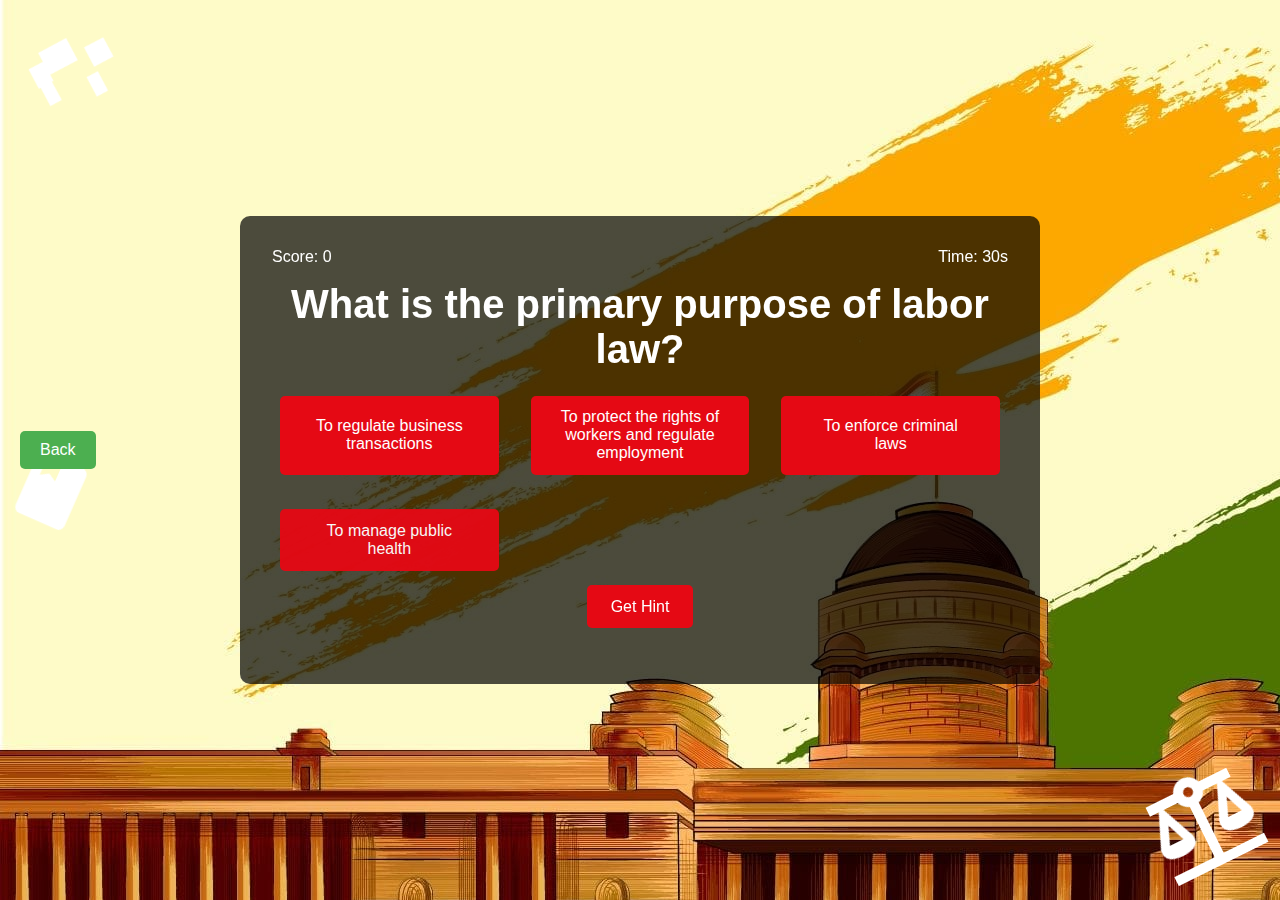
<file: prototype/labour.html>
<!DOCTYPE html>
<html lang="en">
<head>
    <meta charset="UTF-8">
    <meta name="viewport" content="width=device-width, initial-scale=1.0">
    <title>Labour Law Trivia</title>
    <script src="https://cdnjs.cloudflare.com/ajax/libs/gsap/3.11.4/gsap.min.js"></script>
    <style>
        * {
            margin: 0;
            padding: 0;
            box-sizing: border-box;
        }
        body, html {
            height: 100%;
            font-family: Arial, sans-serif;
            color: white;
            background-image: url('Indian-Polity.jpg');
            overflow: hidden;

        }
        #game-screen, #end-screen {
            position: fixed;
            top: 0;
            left: 0;
            width: 100%;
            height: 100%;
            display: flex;
            justify-content: center;
            align-items: center;
            padding: 20px;
            z-index: 10;
        }
        .content {
            background: rgba(0, 0, 0, 0.7);
            padding: 2rem;
            border-radius: 10px;
            text-align: center;
            max-width: 800px;
            width: 90%;
            position: relative;
            z-index: 1;
        }
        h1 {
            font-size: 2.5rem;
            margin-bottom: 1rem;
        }
        .btn {
            background: #e50914;
            color: white;
            border: none;
            padding: 0.8rem 1.5rem;
            font-size: 1rem;
            cursor: pointer;
            margin: 0.5rem;
            border-radius: 5px;
            transition: background-color 0.3s;
        }
        .btn:hover {
            background-color: #f40612;
        }
        .options {
            display: grid;
            grid-template-columns: repeat(auto-fit, minmax(200px, 1fr));
            gap: 1rem;
            margin-top: 1rem;
        }
        .info-bar {
            display: flex;
            justify-content: space-between;
            margin-bottom: 1rem;
        }
        #hint {
            font-style: italic;
            margin-top: 1rem;
        }
        .animation-element {
            position: absolute;
            z-index: 0;
        }
        #gavel {
            width: 100px;
            height: 100px;
            top: 20px;
            left: 20px;
        }
        #scale {
            width: 120px;
            height: 120px;
            bottom: 20px;
            right: 20px;
        }
        #book {
            width: 80px;
            height: 80px;
            top: 50%;
            left: 10px;
        }
        @media (max-width: 600px) {
            h1 {
                font-size: 1.8rem;
            }
            .btn {
                font-size: 0.9rem;
                padding: 0.6rem 1.2rem;
            }
            .animation-element {
                width: 60px;
                height: 60px;
            }
        }
        #end-screen {
            display: none; /* Initially hidden */
            background-image: url('Indian-Polity.jpg');
            background-size: cover;
            background-position: center;
        }
        #final-score {
            font-size: 2rem;
            margin-bottom: 1rem;
        }
        .end-buttons {
            display: flex;
            justify-content: center;
            gap: 1rem;
            margin-top: 1rem;
        }
        .back-container {
            z-index: 20; /* Ensure it's above the end screen */
        }
        .back-container {
            display: flex;
            justify-content: flex-start;
            position: fixed;
            top: 50%;
            left: 20px;
            transform: translateY(-50%);
            width: auto;
            z-index: 20; /* Ensure it's above the end screen */
        }

        .back-button {
            background-color: #4CAF50;
            color: white;
            padding: 10px 20px;
            text-decoration: none;
            border-radius: 5px;
            font-size: 16px;
        }

        .back-button:hover {
            background-color: #45a049;
        }
    </style>
</head>
<body>
    <div id="game-screen">
        <svg class="animation-element" id="gavel" viewBox="0 0 24 24">
            <path fill="currentColor" d="M2.81,14.12L5.64,11.29L9.35,15L6.52,17.83L2.81,14.12M17.69,8.89L13.98,5.18L17.69,1.47L21.4,5.18L17.69,8.89M3.86,9.64L9.22,4.28L13.45,8.5L8.09,13.86L3.86,9.64M20.39,15.56L16.66,11.83L18.83,9.66L22.55,13.38L20.39,15.56M10.41,20.98L6.69,17.26L8.86,15.09L12.58,18.81L10.41,20.98Z" />
        </svg>
        <svg class="animation-element" id="scale" viewBox="0 0 24 24">
            <path fill="currentColor" d="M12,3C10.73,3 9.6,3.8 9.18,5H3V7H4.95L2,14C1.53,16 3,17 5.5,17C8,17 9.56,16 9,14L6.05,7H9.17C9.5,7.85 10.15,8.5 11,8.83V20H2V22H22V20H13V8.82C13.85,8.5 14.5,7.85 14.82,7H17.95L15,14C14.53,16 16,17 18.5,17C21,17 22.56,16 22,14L19.05,7H21V5H14.83C14.4,3.8 13.27,3 12,3M12,5A1,1 0 0,1 13,6A1,1 0 0,1 12,7A1,1 0 0,1 11,6A1,1 0 0,1 12,5M5.5,10.25L7,14H4L5.5,10.25M18.5,10.25L20,14H17L18.5,10.25Z" />
        </svg>
        <svg class="animation-element" id="book" viewBox="0 0 24 24">
            <path fill="currentColor" d="M18,22A2,2 0 0,0 20,20V4C20,2.89 19.1,2 18,2H12V9L9.5,7.5L7,9V2H6A2,2 0 0,0 4,4V20A2,2 0 0,0 6,22H18Z" />
        </svg>
        <div class="content">
            <div class="info-bar">
                <div>Score: <span id="score">0</span></div>
                <div>Time: <span id="timer">30</span>s</div>
            </div>
            <h1 id="question"></h1>
            <div class="options" id="options"></div>
            <button id="hint-btn" class="btn">Get Hint</button>
            <p id="hint"></p>
        </div>
    </div>
     <!-- Back Button -->
     <div class="back-container">
        <a href="second.html" class="back-button">Back</a>
    </div>

    <div id="end-screen">
        <div class="content">
            <h1>Quiz Completed!</h1>
            <div id="final-score"></div>
            <div class="end-buttons">
                <a href="index.html" class="btn">Back to Home</a>
                <button id="play-again" class="btn">Play Again</button>
            </div>
        </div>
    </div>

    <script>
        const questions = [
            {
                question: "What is the primary purpose of labor law?",
                options: ["To regulate business transactions", "To protect the rights of workers and regulate employment", "To enforce criminal laws", "To manage public health"],
                correct: 1,
                hint: "These laws focus on the relationship between employers and employees."
            },
            {
                question: "Which of the following is a right typically protected under labor law?",
                options: ["Right to free speech", "Right to organize and form unions", "Right to bear arms", "Right to privacy"],
                correct: 1,
                hint: "This right allows workers to collectively bargain with employers."
            },
            {
                question: "What is minimum wage?",
                options: ["The maximum amount an employer can pay", "The lowest legal hourly wage that can be paid to workers", "A recommended wage for skilled labor", "A bonus given to employees"],
                correct: 1,
                hint: "This wage sets a floor for worker compensation."
            },
            {
                question: "Which act regulates industrial disputes in India?",
                options: ["Minimum Wages Act", "Industrial Disputes Act", "Employees' Provident Funds Act", "Factories Act"],
                correct: 1,
                hint: "This act provides a framework for resolving conflicts between employers and employees."
            },
            {
                question: "What does collective bargaining refer to?",
                options: ["Individual negotiations between an employer and employee", "A process where employees negotiate as a group with employers", "A legal process for resolving disputes", "A method of performance appraisal"],
                correct: 1,
                hint: "This process involves workers acting together to negotiate with management."
            },
            {
                question: "Which of the following is considered an unfair labor practice?",
                options: ["Allowing employees to unionize", "Discriminating against an employee for union activities", "Providing safety equipment to workers", "Offering overtime pay"],
                correct: 1,
                hint: "This practice violates workers' rights to organize and participate in union activities."
            },
            {
                question: "What is the purpose of the Factories Act?",
                options: ["To regulate environmental pollution", "To establish minimum safety and health standards in factories", "To determine wage rates", "To govern public transportation"],
                correct: 1,
                hint: "This act focuses on the well-being of workers in industrial settings."
            },
            {
                question: "What is workplace harassment?",
                options: ["Unfair treatment based on age or gender", "Bullying or unwanted behavior in the workplace", "Discrimination in hiring practices", "Poor working conditions"],
                correct: 1,
                hint: "This refers to inappropriate conduct that creates a hostile work environment."
            },
            {
                question: "What does employment termination refer to?",
                options: ["The process of hiring new employees", "The ending of an employee's contract by the employer or employee", "A temporary leave from work", "A probation period for new hires"],
                correct: 1,
                hint: "This is the formal process of ending the employment relationship."
            },
            {
                question: "Which act provides for maternity benefits in India?",
                options: ["Equal Remuneration Act", "Maternity Benefit Act", "Employees' State Insurance Act", "Industrial Disputes Act"],
                correct: 1,
                hint: "This act specifically addresses the rights of female employees during and after pregnancy."
            }
        ];

        let currentQuestion = 0;
        let score = 0;
        let timeLeft = 30;
        let timer;

        const questionEl = document.getElementById('question');
        const optionsEl = document.getElementById('options');
        const scoreEl = document.getElementById('score');
        const timerEl = document.getElementById('timer');
        const hintBtn = document.getElementById('hint-btn');
        const hintEl = document.getElementById('hint');

        const gavel = document.getElementById('gavel');
        const scale = document.getElementById('scale');
        const book = document.getElementById('book');

        hintBtn.addEventListener('click', showHint);

        let totalQuestions = questions.length;

        function startGame() {
            document.getElementById('game-screen').style.display = 'flex';
            document.getElementById('end-screen').style.display = 'none';
            currentQuestion = 0;
            score = 0;
            loadQuestion();
            updateScore();
            startTimer();
            animateElements();
        }

        function endGame() {
            clearInterval(timer);
            document.getElementById('game-screen').style.display = 'none';
            document.getElementById('end-screen').style.display = 'flex';
            document.getElementById('final-score').textContent = `Your Score: ${score} / ${totalQuestions}`;
        }

        function loadQuestion() {
            const question = questions[currentQuestion];
            questionEl.textContent = question.question;
            optionsEl.innerHTML = '';
            hintEl.textContent = '';

            question.options.forEach((option, index) => {
                const button = document.createElement('button');
                button.textContent = option;
                button.classList.add('btn');
                button.addEventListener('click', () => checkAnswer(index));
                optionsEl.appendChild(button);
            });

            gsap.from(questionEl, {duration: 0.5, opacity: 0, y: -50});
            gsap.from(optionsEl.children, {duration: 0.5, opacity: 0, y: 50, stagger: 0.1});
        }

        function checkAnswer(selectedIndex) {
            const question = questions[currentQuestion];
            if (selectedIndex === question.correct) {
                score++;
                updateScore();
                gsap.to(scoreEl, {duration: 0.3, scale: 1.2, yoyo: true, repeat: 1});
            }

            currentQuestion++;
            if (currentQuestion < questions.length) {
                loadQuestion();
                resetTimer();
            } else {
                endGame();
            }
        }

        function showHint() {
            hintEl.textContent = questions[currentQuestion].hint;
            gsap.from(hintEl, {duration: 0.5, opacity: 0, y: 20});
        }

        function updateScore() {
            scoreEl.textContent = score;
        }

        function startTimer() {
            timeLeft = 30;
            timer = setInterval(() => {
                timeLeft--;
                timerEl.textContent = timeLeft;
                if (timeLeft <= 0) {
                    clearInterval(timer);
                    currentQuestion++;
                    if (currentQuestion >= questions.length) {
                        currentQuestion = 0;
                    }
                    loadQuestion();
                    resetTimer();
                }
            }, 1000);
        }

        function resetTimer() {
            clearInterval(timer);
            startTimer();
        }

        function animateElements() {
            gsap.to(gavel, {
                duration: 5,
                rotation: 360,
                x: "random(-50, 50)",
                y: "random(-50, 50)",
                repeat: -1,
                yoyo: true,
                ease: "sine.inOut"
            });

            gsap.to(scale, {
                duration: 4,
                rotation: -360,
                x: "random(-30, 30)",
                y: "random(-30, 30)",
                repeat: -1,
                yoyo: true,
                ease: "sine.inOut"
            });

            gsap.to(book, {
                duration: 6,
                rotation: 720,
                x: "random(-40, 40)",
                y: "random(-40, 40)",
                repeat: -1,
                yoyo: true,
                ease: "sine.inOut"
            });
        }

        document.getElementById('play-again').addEventListener('click', startGame);

        startGame();
    </script>
</body>
</html>
</file>
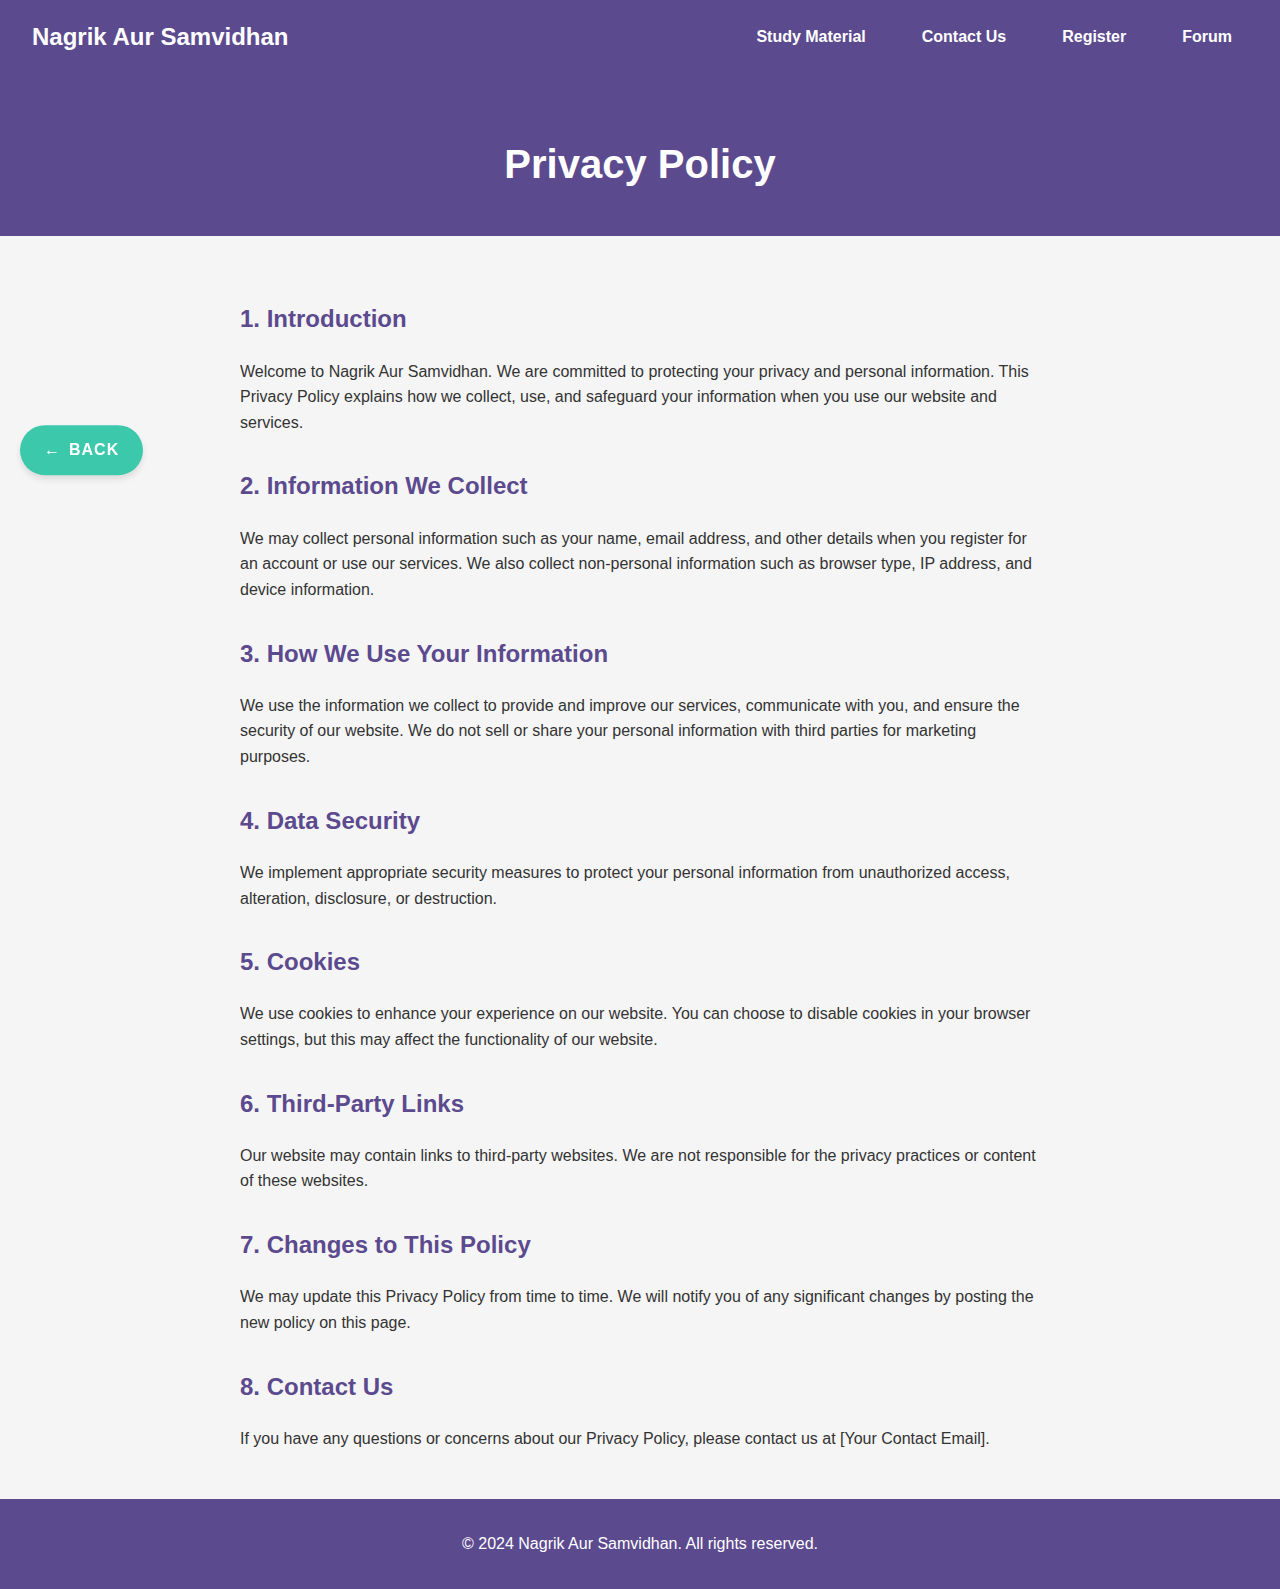
<file: prototype/privacy_policy.html>
<!DOCTYPE html>
<html lang="en">
<head>
    <meta charset="UTF-8">
    <meta name="viewport" content="width=device-width, initial-scale=1.0">
    <title>Privacy Policy - Nagrik Aur Samvidhan</title>
    <style>
        :root {
            --primary-color: #5c4a8f;
            --secondary-color: #3cc8aa;
            --text-light: #ffffff;
            --text-dark: #333333;
            --background-light: #f5f5f5;
            --card-background: #e8e6ed;
            --highlight-card: #b19cd9;
        }
        body, html {
            margin: 0;
            padding: 0;
            font-family: 'Arial', sans-serif;
            line-height: 1.6;
            color: var(--text-dark);
            background-color: var(--background-light);
        }
        .header {
            background-color: var(--primary-color);
            color: var(--text-light);
            padding: 2rem;
            text-align: center;
        }
        .header h1 {
            font-size: 2.5rem;
            margin-bottom: 0.5rem;
        }
        .container {
            max-width: 800px;
            margin: 0 auto;
            padding: 2rem;
        }
        h2 {
            color: var(--primary-color);
            margin-top: 2rem;
        }
        p {
            margin-bottom: 1rem;
        }
        .footer {
            background-color: var(--primary-color);
            color: var(--text-light);
            padding: 1rem;
            text-align: center;
        }
        .navbar {
            background-color: var(--primary-color);
            padding: 1rem 2rem;
            display: flex;
            justify-content: space-between;
            align-items: center;
        }
        .navbar-logo {
            color: var(--text-light);
            font-size: 1.5rem;
            font-weight: bold;
            text-decoration: none;
        }
        .navbar-links {
            display: flex;
            gap: 1.5rem;
        }
        .navbar-links a {
            color: var(--text-light);
            text-decoration: none;
            font-weight: bold;
            transition: all 0.3s ease;
            padding: 0.5rem 1rem;
            border-radius: 4px;
        }
        .navbar-links a:hover {
            background-color: var(--secondary-color);
            color: var(--primary-color);
        }
        /* Add these new styles for the back button */
        .back-container {
            position: fixed;
            top: 50%;
            left: 20px;
            transform: translateY(-50%);
            z-index: 1000;
        }
        .back-button {
            display: inline-block;
            background-color: var(--secondary-color);
            color: var(--text-light);
            padding: 12px 24px;
            text-decoration: none;
            border-radius: 30px;
            font-size: 16px;
            font-weight: bold;
            text-transform: uppercase;
            letter-spacing: 1px;
            box-shadow: 0 4px 6px rgba(0, 0, 0, 0.1);
            transition: all 0.3s ease;
        }
        .back-button:hover {
            background-color: var(--primary-color);
            box-shadow: 0 6px 8px rgba(0, 0, 0, 0.15);
            transform: translateY(-2px);
        }
        .back-button::before {
            content: '←';
            margin-right: 8px;
        }
    </style>
</head>
<body>
    <nav class="navbar">
        <a href="index.html" class="navbar-logo">Nagrik Aur Samvidhan</a>
        <div class="navbar-links">
            <a href="study2.html">Study Material</a>
            <a href="conatact.html">Contact Us</a>
            <a href="#">Register</a>
            <a href="#">Forum</a>
        </div>
    </nav>

    <header class="header">
        <h1>Privacy Policy</h1>
    </header>

    <main class="container">
        <h2>1. Introduction</h2>
        <p>Welcome to Nagrik Aur Samvidhan. We are committed to protecting your privacy and personal information. This Privacy Policy explains how we collect, use, and safeguard your information when you use our website and services.</p>

        <h2>2. Information We Collect</h2>
        <p>We may collect personal information such as your name, email address, and other details when you register for an account or use our services. We also collect non-personal information such as browser type, IP address, and device information.</p>

        <h2>3. How We Use Your Information</h2>
        <p>We use the information we collect to provide and improve our services, communicate with you, and ensure the security of our website. We do not sell or share your personal information with third parties for marketing purposes.</p>

        <h2>4. Data Security</h2>
        <p>We implement appropriate security measures to protect your personal information from unauthorized access, alteration, disclosure, or destruction.</p>

        <h2>5. Cookies</h2>
        <p>We use cookies to enhance your experience on our website. You can choose to disable cookies in your browser settings, but this may affect the functionality of our website.</p>

        <h2>6. Third-Party Links</h2>
        <p>Our website may contain links to third-party websites. We are not responsible for the privacy practices or content of these websites.</p>

        <h2>7. Changes to This Policy</h2>
        <p>We may update this Privacy Policy from time to time. We will notify you of any significant changes by posting the new policy on this page.</p>

        <h2>8. Contact Us</h2>
        <p>If you have any questions or concerns about our Privacy Policy, please contact us at [Your Contact Email].</p>
    </main>

    <footer class="footer">
        <p>&copy; 2024 Nagrik Aur Samvidhan. All rights reserved.</p>
    </footer>

    <!-- Add the back button here -->
    <div class="back-container">
        <a href="index.html" class="back-button">Back</a>
    </div>
</body>
</html>
</file>
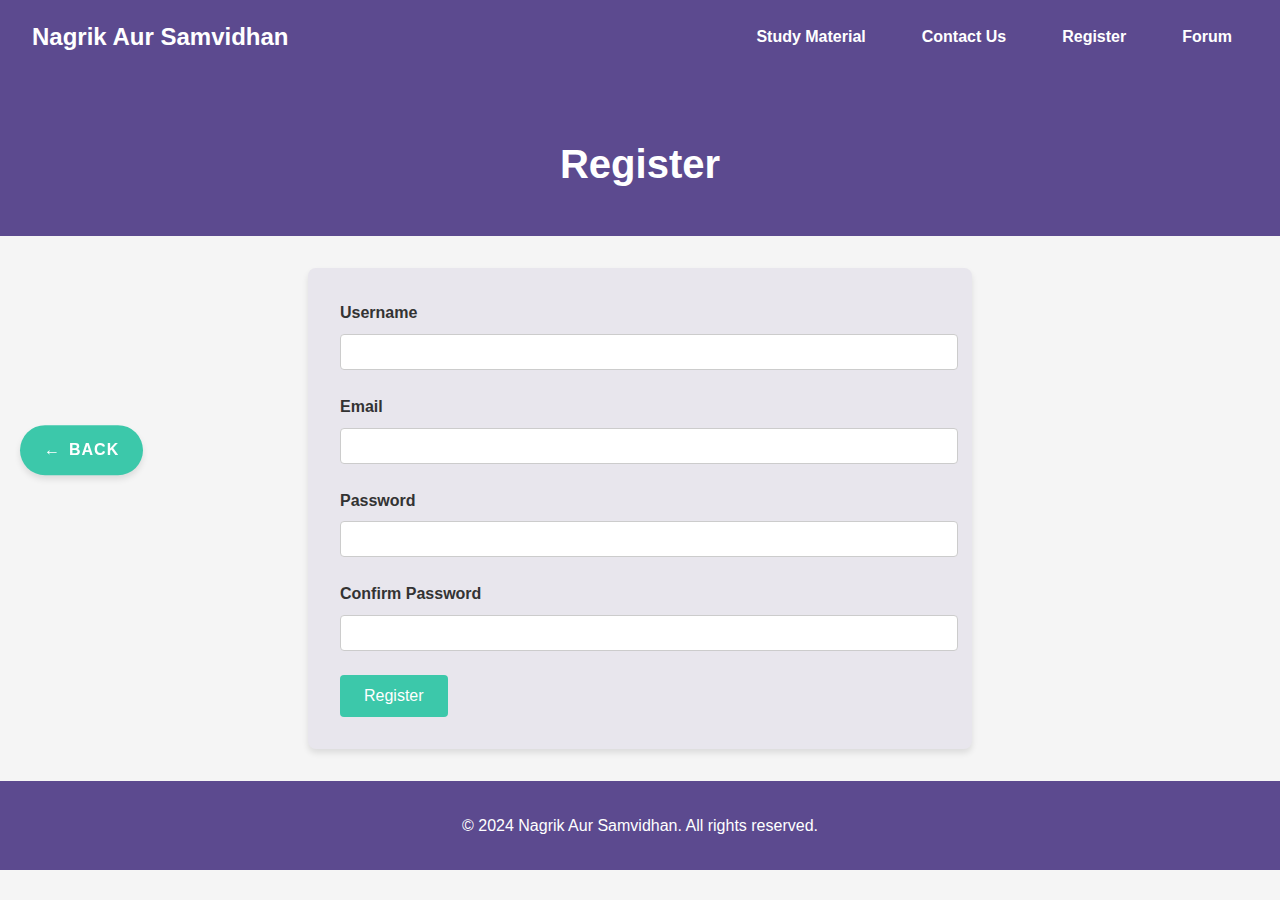
<file: prototype/register.html>
<!DOCTYPE html>
<html lang="en">
<head>
    <meta charset="UTF-8">
    <meta name="viewport" content="width=device-width, initial-scale=1.0">
    <title>Register - Nagrik Aur Samvidhan</title>
    <style>
        :root {
            --primary-color: #5c4a8f;
            --secondary-color: #3cc8aa;
            --text-light: #ffffff;
            --text-dark: #333333;
            --background-light: #f5f5f5;
            --card-background: #e8e6ed;
            --highlight-card: #b19cd9;
        }
        body, html {
            margin: 0;
            padding: 0;
            font-family: 'Arial', sans-serif;
            line-height: 1.6;
            color: var(--text-dark);
            background-color: var(--background-light);
        }
        .header {
            background-color: var(--primary-color);
            color: var(--text-light);
            padding: 2rem;
            text-align: center;
        }
        .header h1 {
            font-size: 2.5rem;
            margin-bottom: 0.5rem;
        }
        .container {
            max-width: 600px;
            margin: 2rem auto;
            padding: 2rem;
            background-color: var(--card-background);
            border-radius: 8px;
            box-shadow: 0 4px 6px rgba(0, 0, 0, 0.1);
        }
        .form-group {
            margin-bottom: 1.5rem;
        }
        label {
            display: block;
            margin-bottom: 0.5rem;
            font-weight: bold;
        }
        input[type="text"],
        input[type="email"],
        input[type="password"] {
            width: 100%;
            padding: 0.5rem;
            border: 1px solid #ccc;
            border-radius: 4px;
            font-size: 1rem;
        }
        button {
            background-color: var(--secondary-color);
            color: var(--text-light);
            padding: 0.75rem 1.5rem;
            border: none;
            border-radius: 4px;
            font-size: 1rem;
            cursor: pointer;
            transition: background-color 0.3s ease;
        }
        button:hover {
            background-color: var(--primary-color);
        }
        .footer {
            background-color: var(--primary-color);
            color: var(--text-light);
            padding: 1rem;
            text-align: center;
        }
        .navbar {
            background-color: var(--primary-color);
            padding: 1rem 2rem;
            display: flex;
            justify-content: space-between;
            align-items: center;
        }
        .navbar-logo {
            color: var(--text-light);
            font-size: 1.5rem;
            font-weight: bold;
            text-decoration: none;
        }
        .navbar-links {
            display: flex;
            gap: 1.5rem;
        }
        .navbar-links a {
            color: var(--text-light);
            text-decoration: none;
            font-weight: bold;
            transition: all 0.3s ease;
            padding: 0.5rem 1rem;
            border-radius: 4px;
        }
        .navbar-links a:hover {
            background-color: var(--secondary-color);
            color: var(--primary-color);
        }
        
        /* Add these new styles for the back button */
        .back-container {
            position: fixed;
            top: 50%;
            left: 20px;
            transform: translateY(-50%);
            z-index: 1000;
        }
        .back-button {
            display: inline-block;
            background-color: var(--secondary-color);
            color: var(--text-light);
            padding: 12px 24px;
            text-decoration: none;
            border-radius: 30px;
            font-size: 16px;
            font-weight: bold;
            text-transform: uppercase;
            letter-spacing: 1px;
            box-shadow: 0 4px 6px rgba(0, 0, 0, 0.1);
            transition: all 0.3s ease;
        }
        .back-button:hover {
            background-color: var(--primary-color);
            box-shadow: 0 6px 8px rgba(0, 0, 0, 0.15);
            transform: translateY(-2px);
        }
        .back-button::before {
            content: '←';
            margin-right: 8px;
        }
    </style>
</head>
<body>
    <nav class="navbar">
        <a href="index.html" class="navbar-logo">Nagrik Aur Samvidhan</a>
        <div class="navbar-links">
            <a href="study2.html">Study Material</a>
            <a href="conatact.html">Contact Us</a>
            <a href="register.html">Register</a>
            <a href="#">Forum</a>
        </div>
    </nav>

    <header class="header">
        <h1>Register</h1>
    </header>

    <main class="container">
        <form id="register-form">
            <div class="form-group">
                <label for="username">Username</label>
                <input type="text" id="username" name="username" required>
            </div>
            <div class="form-group">
                <label for="email">Email</label>
                <input type="email" id="email" name="email" required>
            </div>
            <div class="form-group">
                <label for="password">Password</label>
                <input type="password" id="password" name="password" required>
            </div>
            <div class="form-group">
                <label for="confirm-password">Confirm Password</label>
                <input type="password" id="confirm-password" name="confirm-password" required>
            </div>
            <button type="submit">Register</button>
        </form>
    </main>

    <footer class="footer">
        <p>&copy; 2024 Nagrik Aur Samvidhan. All rights reserved.</p>
    </footer>

    <!-- Add the back button here -->
    <div class="back-container">
        <a href="index.html" class="back-button">Back</a>
    </div>

    <script>
        document.getElementById('register-form').addEventListener('submit', function(e) {
            e.preventDefault();
            // Here you would typically send the form data to your server
            alert('Registration submitted! (This is a placeholder - implement actual registration logic)');
        });
    </script>
</body>
</html>
</file>
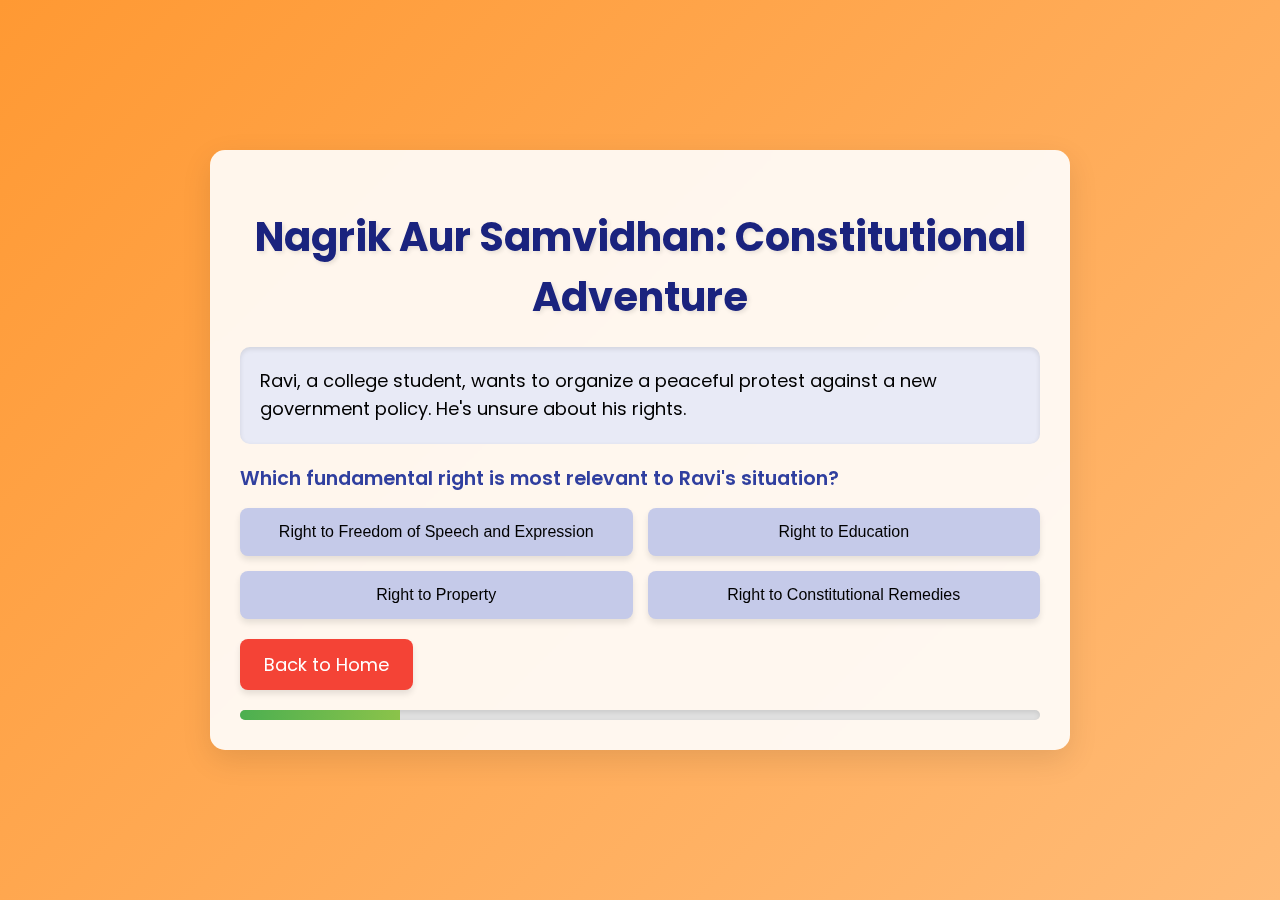
<file: prototype/scenario.html>
<!DOCTYPE html>
<html lang="en">
<head>
    <meta charset="UTF-8">
    <meta name="viewport" content="width=device-width, initial-scale=1.0">
    <title>Nagrik Aur Samvidhan: Constitutional Adventure</title>
    <link href="https://fonts.googleapis.com/css2?family=Poppins:wght@400;600&display=swap" rel="stylesheet">
    <style>
        body {
            font-family: 'Poppins', sans-serif;
            margin: 0;
            padding: 0;
            display: flex;
            justify-content: center;
            align-items: center;
            min-height: 100vh;
            background: linear-gradient(135deg, #FF9933, #FFFFFF, #138808);
            background-size: 600% 600%;
            animation: gradientBG 15s ease infinite;
        }
        @keyframes gradientBG {
            0% {background-position: 0% 50%;}
            50% {background-position: 100% 50%;}
            100% {background-position: 0% 50%;}
        }
        .game-container {
            background-color: rgba(255, 255, 255, 0.9);
            border-radius: 15px;
            padding: 30px;
            box-shadow: 0 10px 30px rgba(0, 0, 0, 0.1);
            max-width: 800px;
            width: 90%;
            backdrop-filter: blur(10px);
        }
        h1 {
            color: #1a237e;
            text-align: center;
            margin-bottom: 20px;
            font-size: 2.5em;
            text-shadow: 2px 2px 4px rgba(0,0,0,0.1);
        }
        .scenario {
            background-color: #e8eaf6;
            border-radius: 10px;
            padding: 20px;
            margin-bottom: 20px;
            font-size: 18px;
            line-height: 1.6;
            box-shadow: inset 0 2px 5px rgba(0,0,0,0.1);
        }
        .question {
            font-weight: 600;
            margin-bottom: 15px;
            color: #303f9f;
            font-size: 1.2em;
        }
        .options {
            display: grid;
            grid-template-columns: 1fr 1fr;
            gap: 15px;
        }
        .option {
            background-color: #c5cae9;
            border: none;
            border-radius: 8px;
            padding: 15px;
            font-size: 16px;
            cursor: pointer;
            transition: all 0.3s ease;
            box-shadow: 0 4px 6px rgba(0,0,0,0.1);
        }
        .option:hover {
            background-color: #9fa8da;
            transform: translateY(-2px);
            box-shadow: 0 6px 8px rgba(0,0,0,0.15);
        }
        .option.selected {
            background-color: #3f51b5;
            color: white;
        }
        .feedback {
            margin-top: 20px;
            font-weight: 600;
            text-align: center;
            color: #4caf50;
        }
        .button-container {
            display: flex;
            justify-content: space-between;
            margin-top: 20px;
        }
        .btn, .back-btn {
            border: none;
            border-radius: 8px;
            padding: 12px 24px;
            font-size: 18px;
            cursor: pointer;
            transition: all 0.3s ease;
            box-shadow: 0 4px 6px rgba(0,0,0,0.1);
            text-decoration: none;
            display: inline-block;
            text-align: center;
        }
        .btn:hover, .back-btn:hover {
            transform: translateY(-2px);
            box-shadow: 0 6px 8px rgba(0,0,0,0.15);
        }
        .back-btn {
            background-color: #f44336;
            color: white;
        }
        .back-btn:hover {
            background-color: #d32f2f;
        }
        .btn {
            background-color: #4caf50;
            color: white;
        }
        .btn:hover {
            background-color: #45a049;
        }
        .progress-bar {
            height: 10px;
            background-color: #e0e0e0;
            border-radius: 5px;
            margin-top: 20px;
            overflow: hidden;
            box-shadow: inset 0 2px 5px rgba(0,0,0,0.1);
        }
        .progress {
            height: 100%;
            background: linear-gradient(90deg, #4caf50, #8bc34a);
            width: 0%;
            transition: width 0.5s ease-in-out;
        }
    </style>
</head>
<body>
    <div class="game-container">
        <h1>Nagrik Aur Samvidhan: Constitutional Adventure</h1>
        <div class="scenario" id="scenario"></div>
        <div class="question" id="question"></div>
        <div class="options" id="options"></div>
        <div class="feedback" id="feedback"></div>
        <div class="button-container">
            <a href="index.html" class="back-btn">Back to Home</a>
            <button class="btn" id="nextBtn" style="display: none;">Next Question</button>
        </div>
        <div class="progress-bar">
            <div class="progress" id="progress"></div>
        </div>
    </div>

    <script>
        const scenarios = [
            {
                scenario: "Ravi, a college student, wants to organize a peaceful protest against a new government policy. He's unsure about his rights.",
                question: "Which fundamental right is most relevant to Ravi's situation?",
                options: [
                    "Right to Freedom of Speech and Expression",
                    "Right to Education",
                    "Right to Property",
                    "Right to Constitutional Remedies"
                ],
                correct: 0
            },
            {
                scenario: "Meera, a factory worker, discovers that she's being paid less than her male colleagues for the same work.",
                question: "Which constitutional provision addresses Meera's situation?",
                options: [
                    "Right to Equality",
                    "Right to Freedom of Religion",
                    "Right against Exploitation",
                    "Right to Privacy"
                ],
                correct: 0
            },
            {
                scenario: "The local government plans to acquire farmland for a development project. The farmers are worried about fair compensation.",
                question: "Which article of the Constitution deals with the right to property and fair compensation?",
                options: [
                    "Article 14",
                    "Article 21",
                    "Article 300A",
                    "Article 32"
                ],
                correct: 2
            },
            {
                scenario: "A new law is passed that seems to violate fundamental rights. Citizens want to challenge it in court.",
                question: "Which remedy can citizens use to directly approach the Supreme Court for enforcement of fundamental rights?",
                options: [
                    "Habeas Corpus",
                    "Mandamus",
                    "Quo Warranto",
                    "Writ Petition under Article 32"
                ],
                correct: 3
            },
            {
                scenario: "A minority community wants to establish an educational institution to preserve their language and culture.",
                question: "Which article of the Constitution protects the rights of minorities to establish and administer educational institutions?",
                options: [
                    "Article 29",
                    "Article 30",
                    "Article 31",
                    "Article 32"
                ],
                correct: 1
            }
        ];

        let currentQuestion = 0;
        let score = 0;

        document.getElementById('nextBtn').onclick = function() {
            currentQuestion++;
            if (currentQuestion < scenarios.length) {
                loadQuestion();
                updateProgress();
            } else {
                showFinalScore();
            }
        };

        function loadQuestion() {
            const current = scenarios[currentQuestion];
            document.getElementById('scenario').textContent = current.scenario;
            document.getElementById('question').textContent = current.question;
            
            const optionsContainer = document.getElementById('options');
            optionsContainer.innerHTML = '';
            current.options.forEach((option, index) => {
                const button = document.createElement('button');
                button.className = 'option';
                button.textContent = option;
                button.onclick = () => selectOption(index);
                optionsContainer.appendChild(button);
            });

            document.getElementById('feedback').textContent = '';
            document.getElementById('nextBtn').style.display = 'none';
        }

        function selectOption(index) {
            const options = document.querySelectorAll('.option');
            options.forEach(option => option.classList.remove('selected'));
            options[index].classList.add('selected');

            const current = scenarios[currentQuestion];
            if (index === current.correct) {
                document.getElementById('feedback').textContent = 'Correct! Well done!';
                score++;
            } else {
                document.getElementById('feedback').textContent = 'Incorrect. The correct answer is: ' + current.options[current.correct];
            }

            document.getElementById('nextBtn').style.display = 'inline-block';
        }

        function updateProgress() {
            const progressBar = document.getElementById('progress');
            const progress = ((currentQuestion + 1) / scenarios.length) * 100;
            progressBar.style.width = `${progress}%`;
        }

        function showFinalScore() {
            const container = document.querySelector('.game-container');
            container.innerHTML = `
                <h1>Game Completed!</h1>
                <p>Your final score: ${score} out of ${scenarios.length}</p>
                <p>Thank you for playing Nagrik Aur Samvidhan: Constitutional Adventure!</p>
                <div class="button-container">
                    <a href="index.html" class="back-btn">Back to Home</a>
                    <button class="btn" onclick="restartGame()">Play Again</button>
                </div>
            `;
        }

        function restartGame() {
            currentQuestion = 0;
            score = 0;
            const container = document.querySelector('.game-container');
            container.innerHTML = `
                <h1>Nagrik Aur Samvidhan: Constitutional Adventure</h1>
                <div class="scenario" id="scenario"></div>
                <div class="question" id="question"></div>
                <div class="options" id="options"></div>
                <div class="feedback" id="feedback"></div>
                <div class="button-container">
                    <a href="index.html" class="back-btn">Back to Home</a>
                    <button class="btn" id="nextBtn" style="display: none;">Next Question</button>
                </div>
                <div class="progress-bar">
                    <div class="progress" id="progress"></div>
                </div>
            `;
            document.getElementById('nextBtn').onclick = function() {
                currentQuestion++;
                if (currentQuestion < scenarios.length) {
                    loadQuestion();
                    updateProgress();
                } else {
                    showFinalScore();
                }
            };
            loadQuestion();
            updateProgress();
        }

        loadQuestion();
        updateProgress();
    </script>
</body>
</html>
</file>
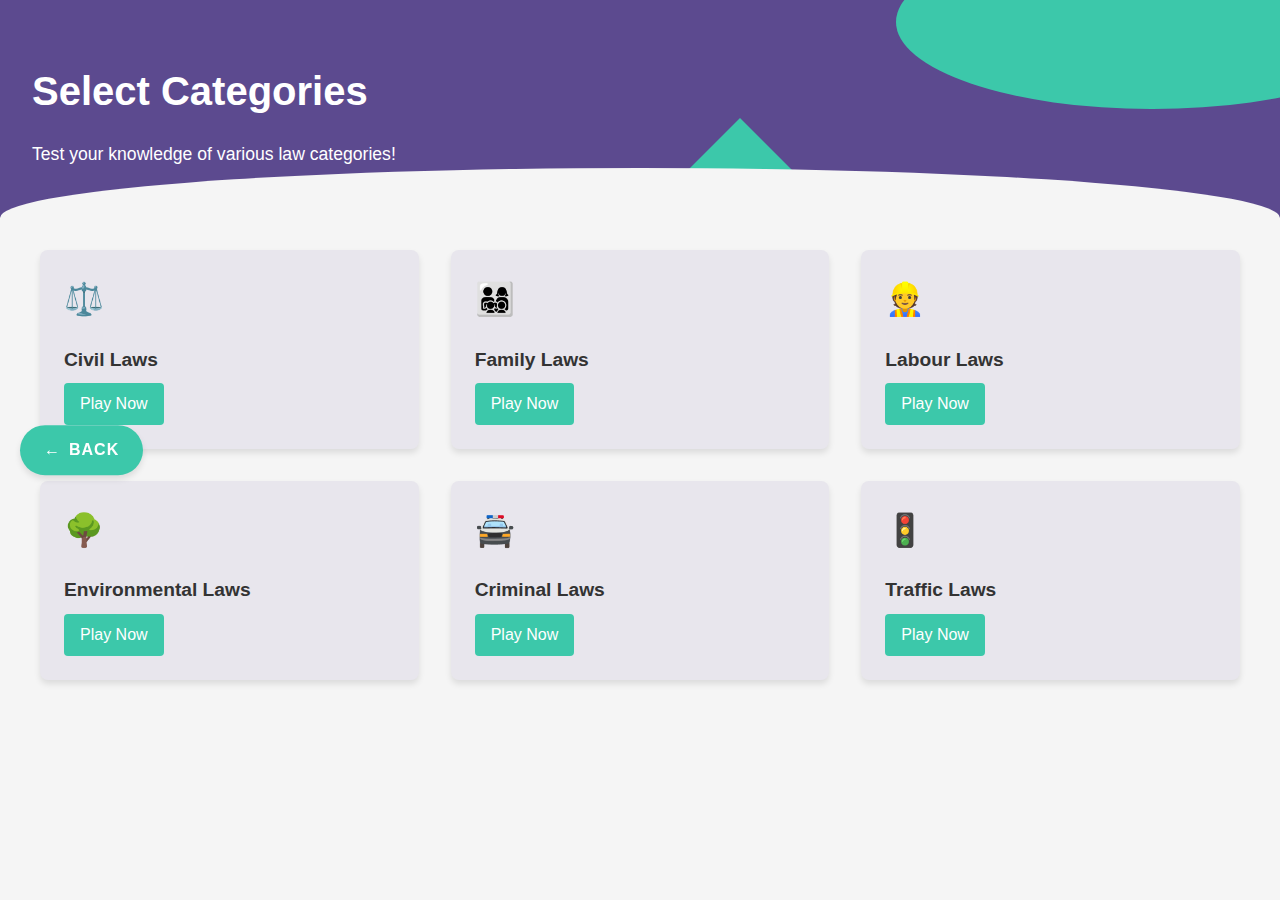
<file: prototype/second.html>
<!DOCTYPE html>
<html lang="en">
<head>
    <meta charset="UTF-8">
    <meta name="viewport" content="width=device-width, initial-scale=1.0">
    <title>Select Categories</title>
    <style>
        :root {
            --primary-color: #5c4a8f; /* Purple */
            --secondary-color: #3cc8aa; /* Teal */
            --text-light: #ffffff;
            --text-dark: #333333;
            --background-light: #f5f5f5;
            --card-background: #e8e6ed;
            --highlight-card: #b19cd9;
        }
        body, html {
            margin: 0;
            padding: 0;
            font-family: 'Arial', sans-serif;
            line-height: 1.6;
            color: var(--text-dark);
            background-color: var(--background-light);
        }
        .header {
            background-color: var(--primary-color);
            color: var(--text-light);
            padding: 2rem;
            position: relative;
            overflow: hidden;
        }
        .header h1 {
            font-size: 2.5rem;
            margin-bottom: 0.5rem;
        }
        .header p {
            font-size: 1.1rem;
            max-width: 600px;
        }
        .background-shapes {
            position: absolute;
            right: 0;
            bottom: 0;
            width: 100%;
            height: 100%;
            overflow: hidden;
        }
        .circle {
            position: absolute;
            right: -10%;
            top: -30%;
            width: 40%;
            height: 80%;
            background-color: var(--secondary-color);
            border-radius: 50%;
        }
        .triangle {
            position: absolute;
            bottom: 0;
            left: 50%;
            width: 0;
            height: 0;
            border-left: 100px solid transparent;
            border-right: 100px solid transparent;
            border-bottom: 100px solid var(--secondary-color);
        }
        .wave {
            position: absolute;
            bottom: -50px;
            left: 0;
            width: 100%;
            height: 100px;
            background-color: var(--background-light);
            border-radius: 100% 100% 0 0;
        }
        .quiz-grid {
            display: grid;
            grid-template-columns: repeat(auto-fit, minmax(300px, 1fr));
            gap: 2rem;
            padding: 2rem;
            max-width: 1200px;
            margin: 0 auto;
        }
        .quiz-card {
            background-color: var(--card-background);
            border-radius: 8px;
            padding: 1.5rem;
            box-shadow: 0 4px 6px rgba(0, 0, 0, 0.1);
            transition: transform 0.3s ease, background-color 0.3s ease, color 0.3s ease;
        }
        .quiz-card:hover {
            transform: translateY(-5px);
            background-color: var(--highlight-card);
            color: var(--text-light);
        }
        .quiz-icon {
            font-size: 2rem;
            margin-bottom: 1rem;
            color: var(--secondary-color);
            transition: color 0.3s ease;
        }
        .quiz-card:hover .quiz-icon {
            color: var(--text-light);
        }
        .quiz-card h3 {
            font-size: 1.2rem;
            margin-bottom: 0.5rem;
        }
        .quiz-card p {
            font-size: 0.9rem;
            margin-bottom: 1rem;
        }
        .play-button {
            display: inline-block;
            background-color: var(--secondary-color);
            color: var(--text-light);
            padding: 0.5rem 1rem;
            text-decoration: none;
            border-radius: 4px;
            transition: background-color 0.3s ease;
        }
        .play-button:hover {
            background-color: #45a049;
        }
        
        .back-container {
            position: fixed;
            top: 50%;
            left: 20px;
            transform: translateY(-50%);
        }
        .back-button {
            display: inline-block;
            background-color: var(--secondary-color);
            color: var(--text-light);
            padding: 12px 24px;
            text-decoration: none;
            border-radius: 30px;
            font-size: 16px;
            font-weight: bold;
            text-transform: uppercase;
            letter-spacing: 1px;
            box-shadow: 0 4px 6px rgba(0, 0, 0, 0.1);
            transition: all 0.3s ease;
        }
        .back-button:hover {
            background-color: var(--primary-color);
            box-shadow: 0 6px 8px rgba(0, 0, 0, 0.15);
            transform: translateY(-2px);
        }
        .back-button::before {
            content: '←';
            margin-right: 8px;
        }
    </style>
</head>
<body>
    <header class="header">
        <h1>Select Categories</h1>
        <p>Test your knowledge of various law categories!</p>
        <div class="background-shapes">
            <div class="circle"></div>
            <div class="triangle"></div>
            <div class="wave"></div>
        </div>
    </header>
    <main class="quiz-grid">
        <div class="quiz-card">
            <div class="quiz-icon">⚖️</div>
            <h3>Civil Laws</h3>
            <a href="civil.html" class="play-button">Play Now</a>
        </div>
        <div class="quiz-card">
            <div class="quiz-icon">👨‍👩‍👧‍👦</div>
            <h3>Family Laws</h3>
            <a href="family.html" class="play-button">Play Now</a>
        </div>
        <div class="quiz-card">
            <div class="quiz-icon">👷</div>
            <h3>Labour Laws</h3>
            <a href="labour.html" class="play-button">Play Now</a>
        </div>
        <div class="quiz-card">
            <div class="quiz-icon">🌳</div>
            <h3>Environmental Laws</h3>
            <a href="enviromental.html" class="play-button">Play Now</a>
        </div>
        <div class="quiz-card">
            <div class="quiz-icon">🚔</div>
            <h3>Criminal Laws</h3>
            <a href="criminal.html" class="play-button">Play Now</a>
        </div>
        <div class="quiz-card">
            <div class="quiz-icon">🚦</div>
            <h3>Traffic Laws</h3>
            <a href="trafic.html" class="play-button">Play Now</a>
        </div>
    </main>
    <div class="back-container">
        <a href="index.html" class="back-button">Back</a>
    </div>
</body>
</html>
</file>
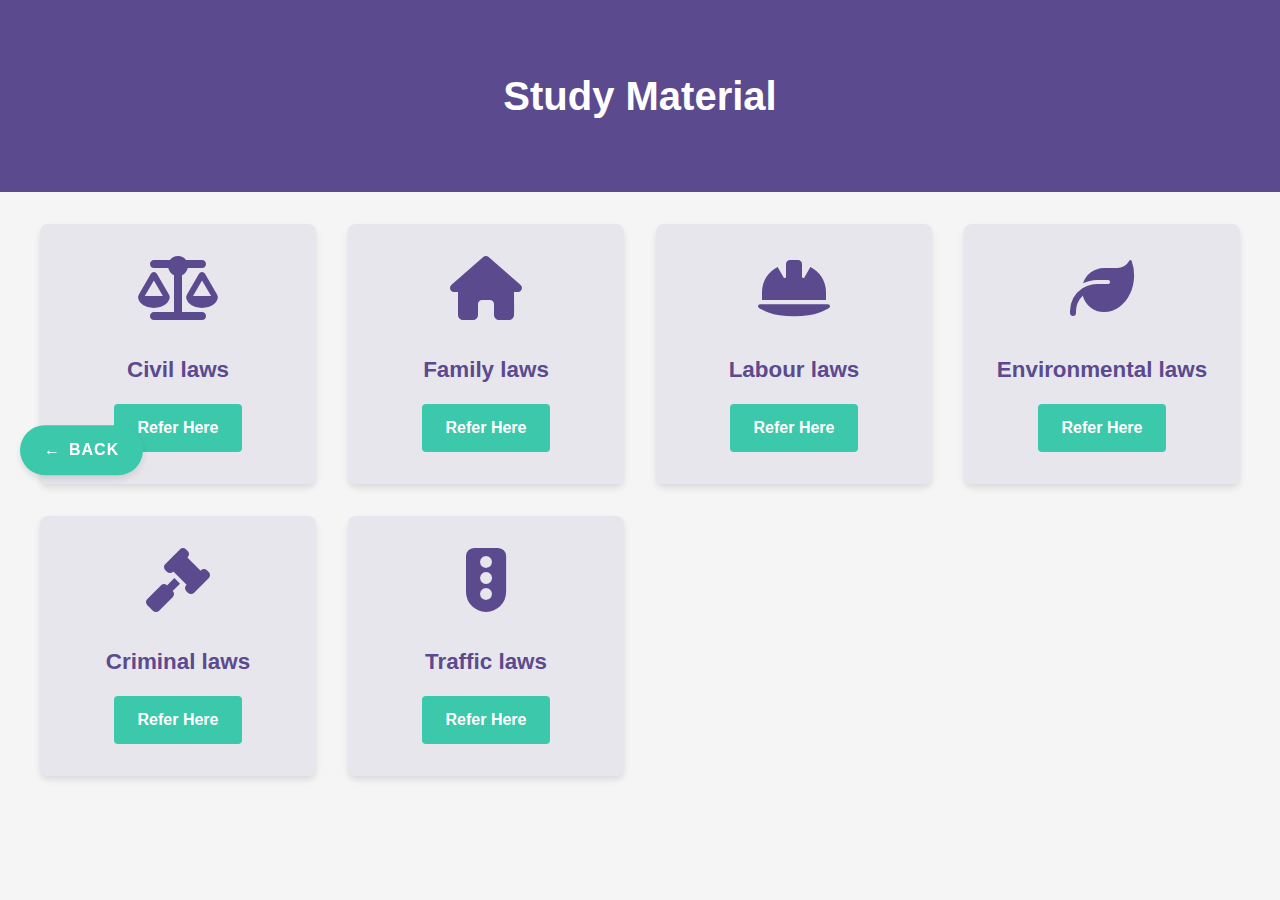
<file: prototype/study2.html>
<!DOCTYPE html>
<html lang="en">
<head>
    <meta charset="UTF-8">
    <meta name="viewport" content="width=device-width, initial-scale=1.0">
    <title>Nagrik Aur Samvidhan</title>
    <link rel="stylesheet" href="https://cdnjs.cloudflare.com/ajax/libs/font-awesome/6.4.0/css/all.min.css">
    <style>
        :root {
            --primary-color: #5c4a8f; /* Purple */
            --secondary-color: #3cc8aa; /* Teal */
            --text-light: #ffffff;
            --text-dark: #333333;
            --background-light: #f5f5f5;
            --card-background: #e8e6ed;
            --highlight-card: #b19cd9;
        }
        body, html {
            margin: 0;
            padding: 0;
            font-family: 'Arial', sans-serif;
            line-height: 1.6;
            color: var(--text-dark);
            background-color: var(--background-light);
        }
        header {
            background-color: var(--primary-color);
            color: var(--text-light);
            padding: 2rem;
            text-align: center;
        }
        header h1 {
            margin: 0;
            font-size: 2.5rem;
        }
        .container {
            max-width: 1200px;
            margin: 0 auto;
            padding: 2rem;
        }
        .games-grid {
            display: grid;
            grid-template-columns: repeat(auto-fit, minmax(250px, 1fr));
            gap: 2rem;
        }
        .game-card {
            background-color: var(--card-background);
            border-radius: 8px;
            overflow: hidden;
            box-shadow: 0 4px 6px rgba(0, 0, 0, 0.1);
            transition: transform 0.3s ease, box-shadow 0.3s ease;
            text-align: center;
            padding: 2rem;
        }
        .game-card:hover {
            transform: translateY(-5px);
            box-shadow: 0 6px 12px rgba(0, 0, 0, 0.15);
        }
        .game-icon {
            font-size: 4rem;
            color: var(--primary-color);
            margin-bottom: 1rem;
        }
        .game-title {
            font-size: 1.4rem;
            margin: 1rem 0;
            color: var(--primary-color);
        }
        .play-button {
            display: inline-block;
            background-color: var(--secondary-color);
            color: var(--text-light);
            padding: 0.7rem 1.5rem;
            text-decoration: none;
            border-radius: 4px;
            transition: background-color 0.3s ease;
            font-weight: bold;
        }
        .play-button:hover {
            background-color: var(--primary-color);
        }
        .back-container {
            position: fixed;
            top: 50%;
            left: 20px;
            transform: translateY(-50%);
        }
        .back-button {
            display: inline-block;
            background-color: var(--secondary-color);
            color: var(--text-light);
            padding: 12px 24px;
            text-decoration: none;
            border-radius: 30px;
            font-size: 16px;
            font-weight: bold;
            text-transform: uppercase;
            letter-spacing: 1px;
            box-shadow: 0 4px 6px rgba(0, 0, 0, 0.1);
            transition: all 0.3s ease;
        }
        .back-button:hover {
            background-color: var(--primary-color);
            box-shadow: 0 6px 8px rgba(0, 0, 0, 0.15);
            transform: translateY(-2px);
        }
        .back-button::before {
            content: '←';
            margin-right: 8px;
        }
    </style>
</head>
<body>
    <header>
        <div class="container">
            <h1>Study Material</h1>
        </div>
    </header>
    
    <main class="container">
        <div class="games-grid">
            <div class="game-card">
                <i class="fas fa-balance-scale game-icon"></i>
                <h2 class="game-title">Civil laws</h2>
                <a href="studyCivil.html" class="play-button">Refer Here</a>
            </div>
            
            <div class="game-card">
                <i class="fas fa-home game-icon"></i>
                <h2 class="game-title">Family laws</h2>
                <a href="studyFamily.html" class="play-button">Refer Here</a>
            </div>
            
            <div class="game-card">
                <i class="fas fa-hard-hat game-icon"></i>
                <h2 class="game-title">Labour laws</h2>
                <a href="studyLabour.html" class="play-button">Refer Here</a>
            </div>

            <div class="game-card">
                <i class="fas fa-leaf game-icon"></i>
                <h2 class="game-title">Environmental laws</h2>
                <a href="studyEnviromental.html" class="play-button">Refer Here</a>
            </div>

            <div class="game-card">
                <i class="fas fa-gavel game-icon"></i>
                <h2 class="game-title">Criminal laws</h2>
                <a href="studyCriminal.html" class="play-button">Refer Here</a>
            </div>

            <div class="game-card">
                <i class="fas fa-traffic-light game-icon"></i>
                <h2 class="game-title">Traffic laws</h2>
                <a href="studyTraffic.html" class="play-button">Refer Here</a>
            </div>
        </div>
    </main>

    <!-- Back Button -->
    <div class="back-container">
        <a href="index.html" class="back-button">Back</a>
    </div>
</body>
</html>
</file>
